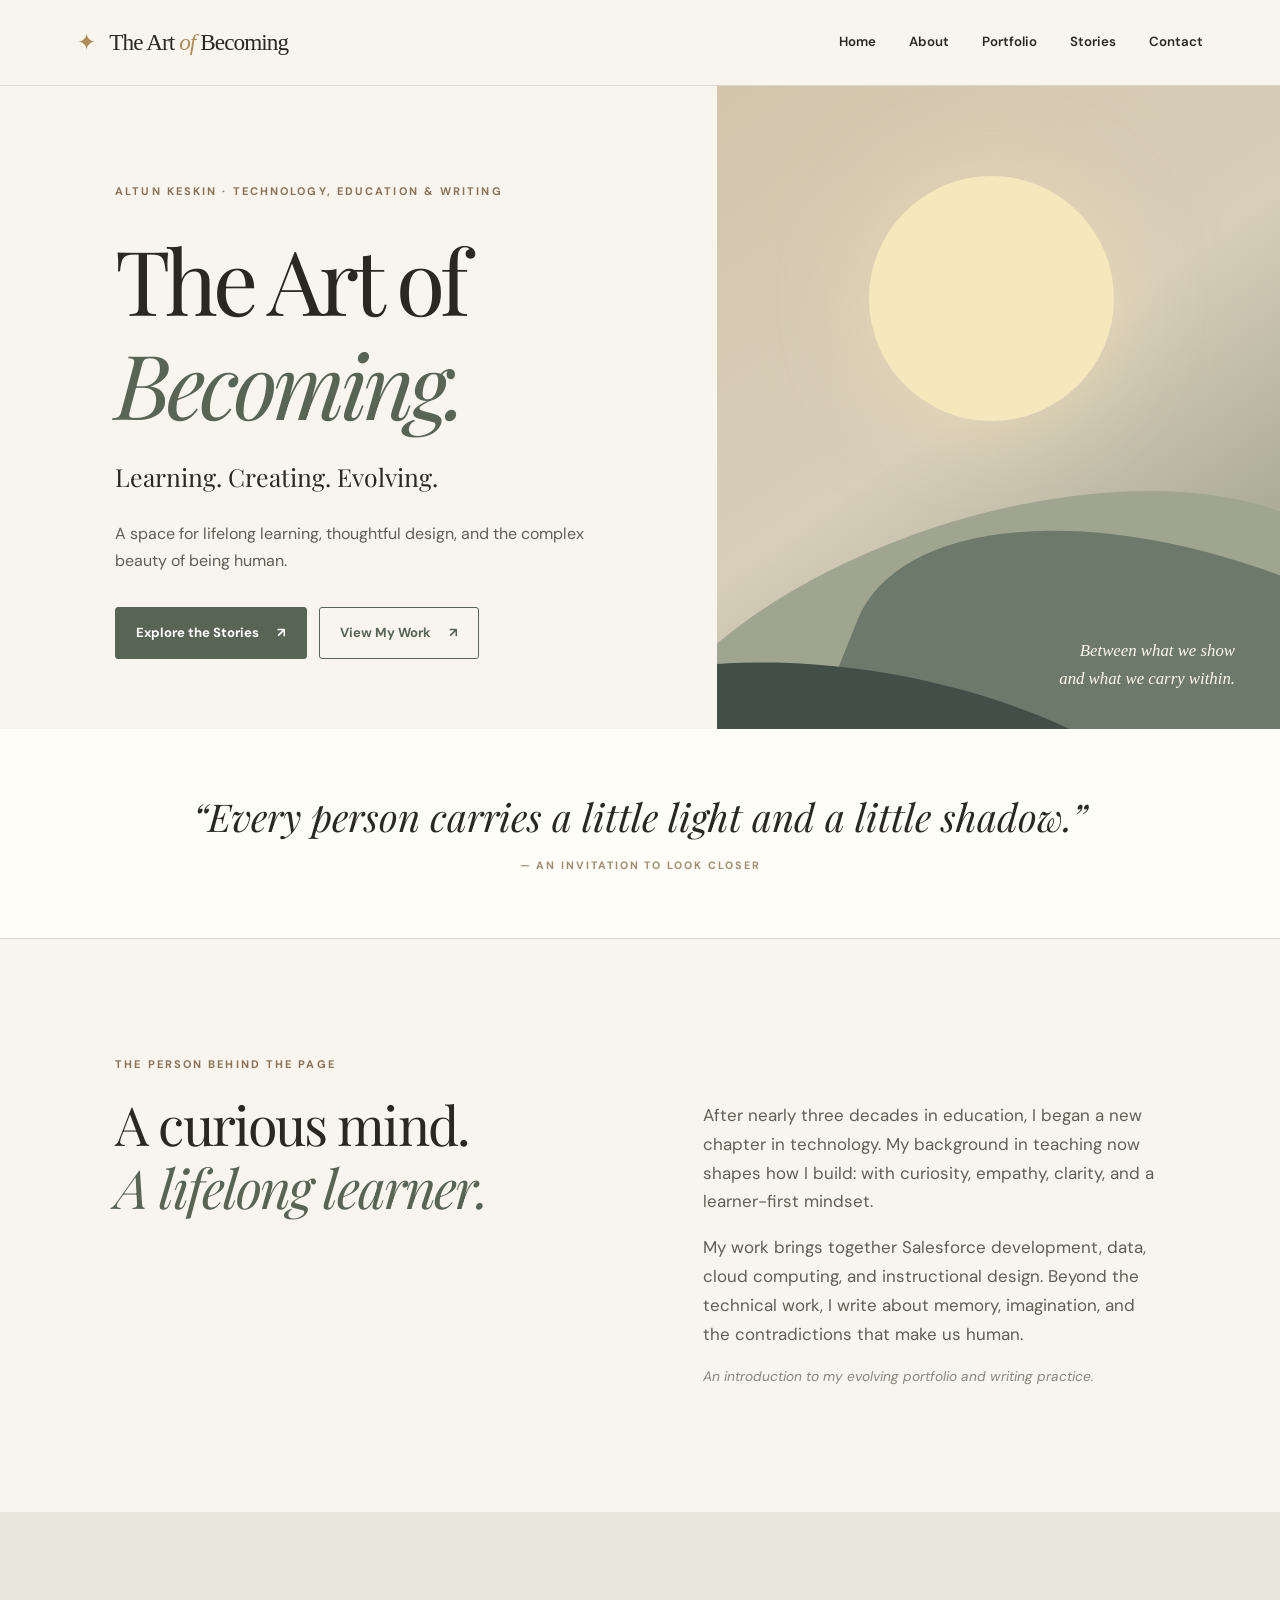
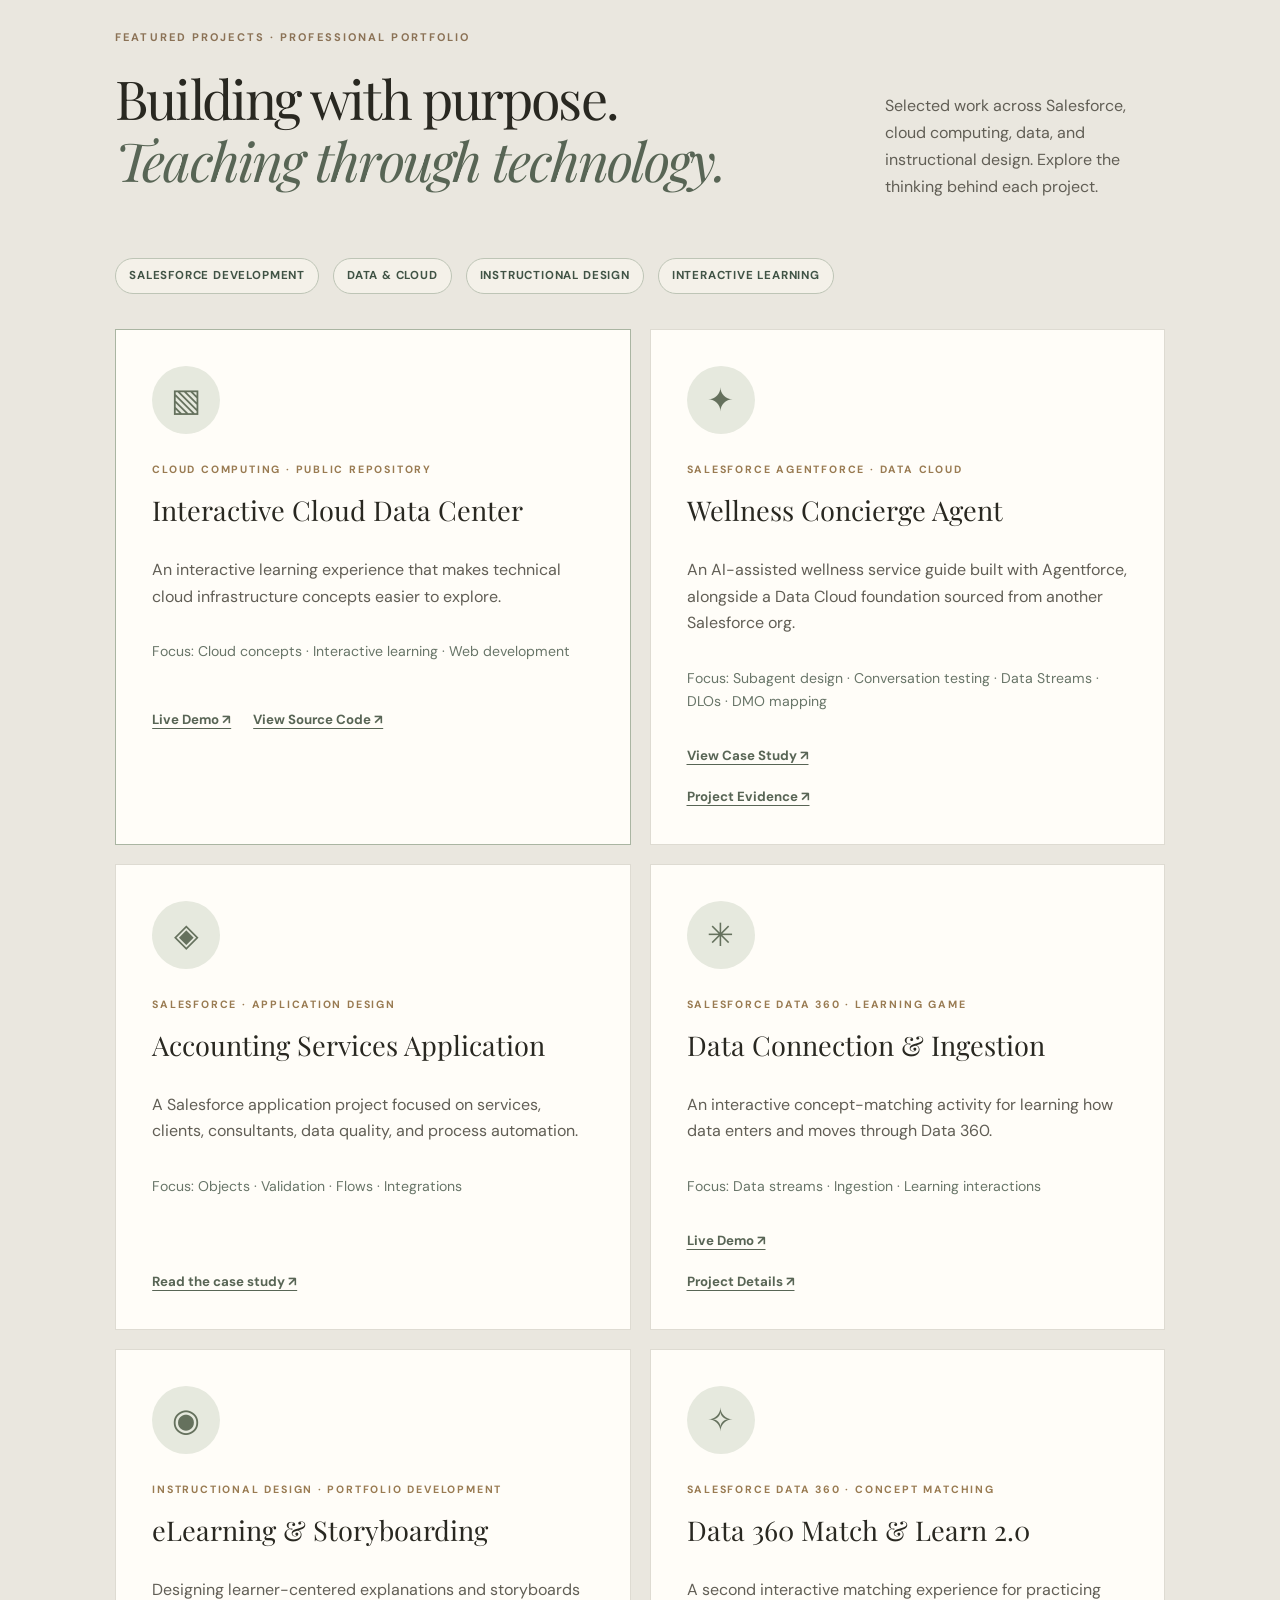
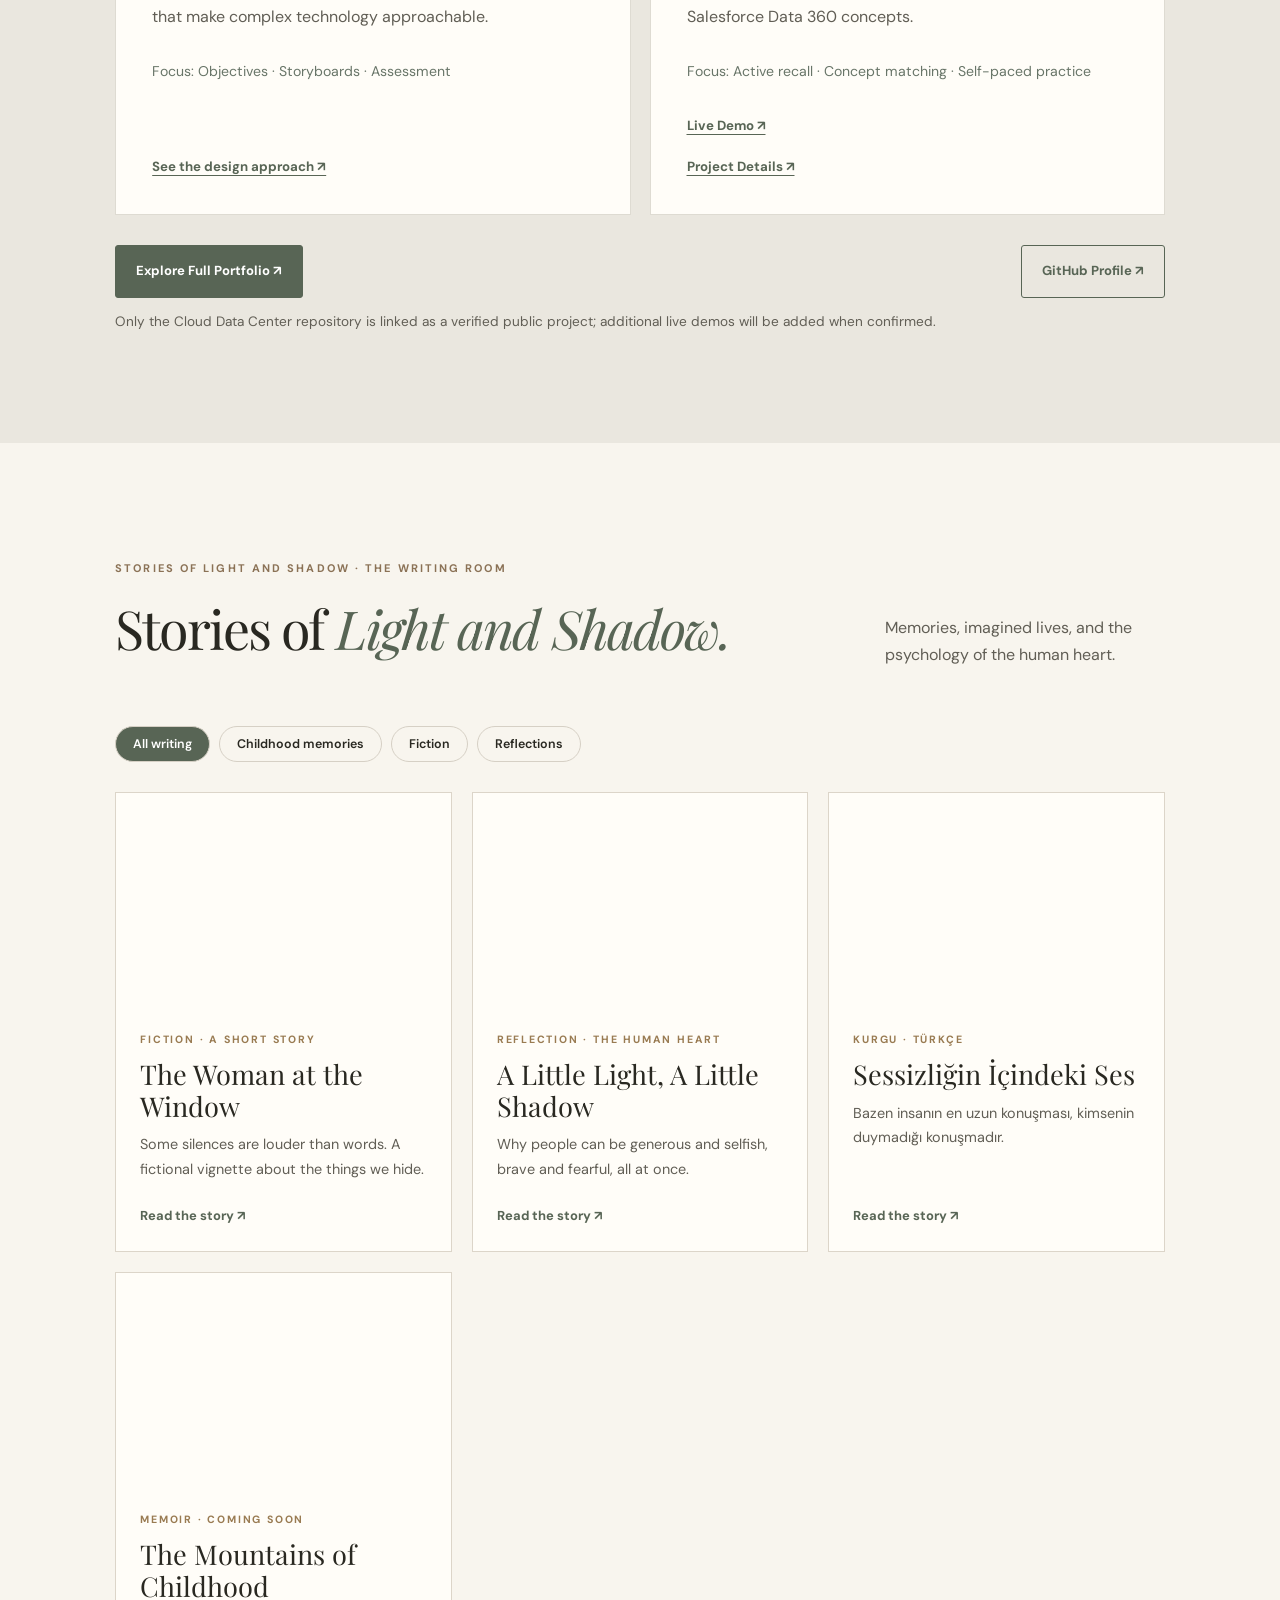
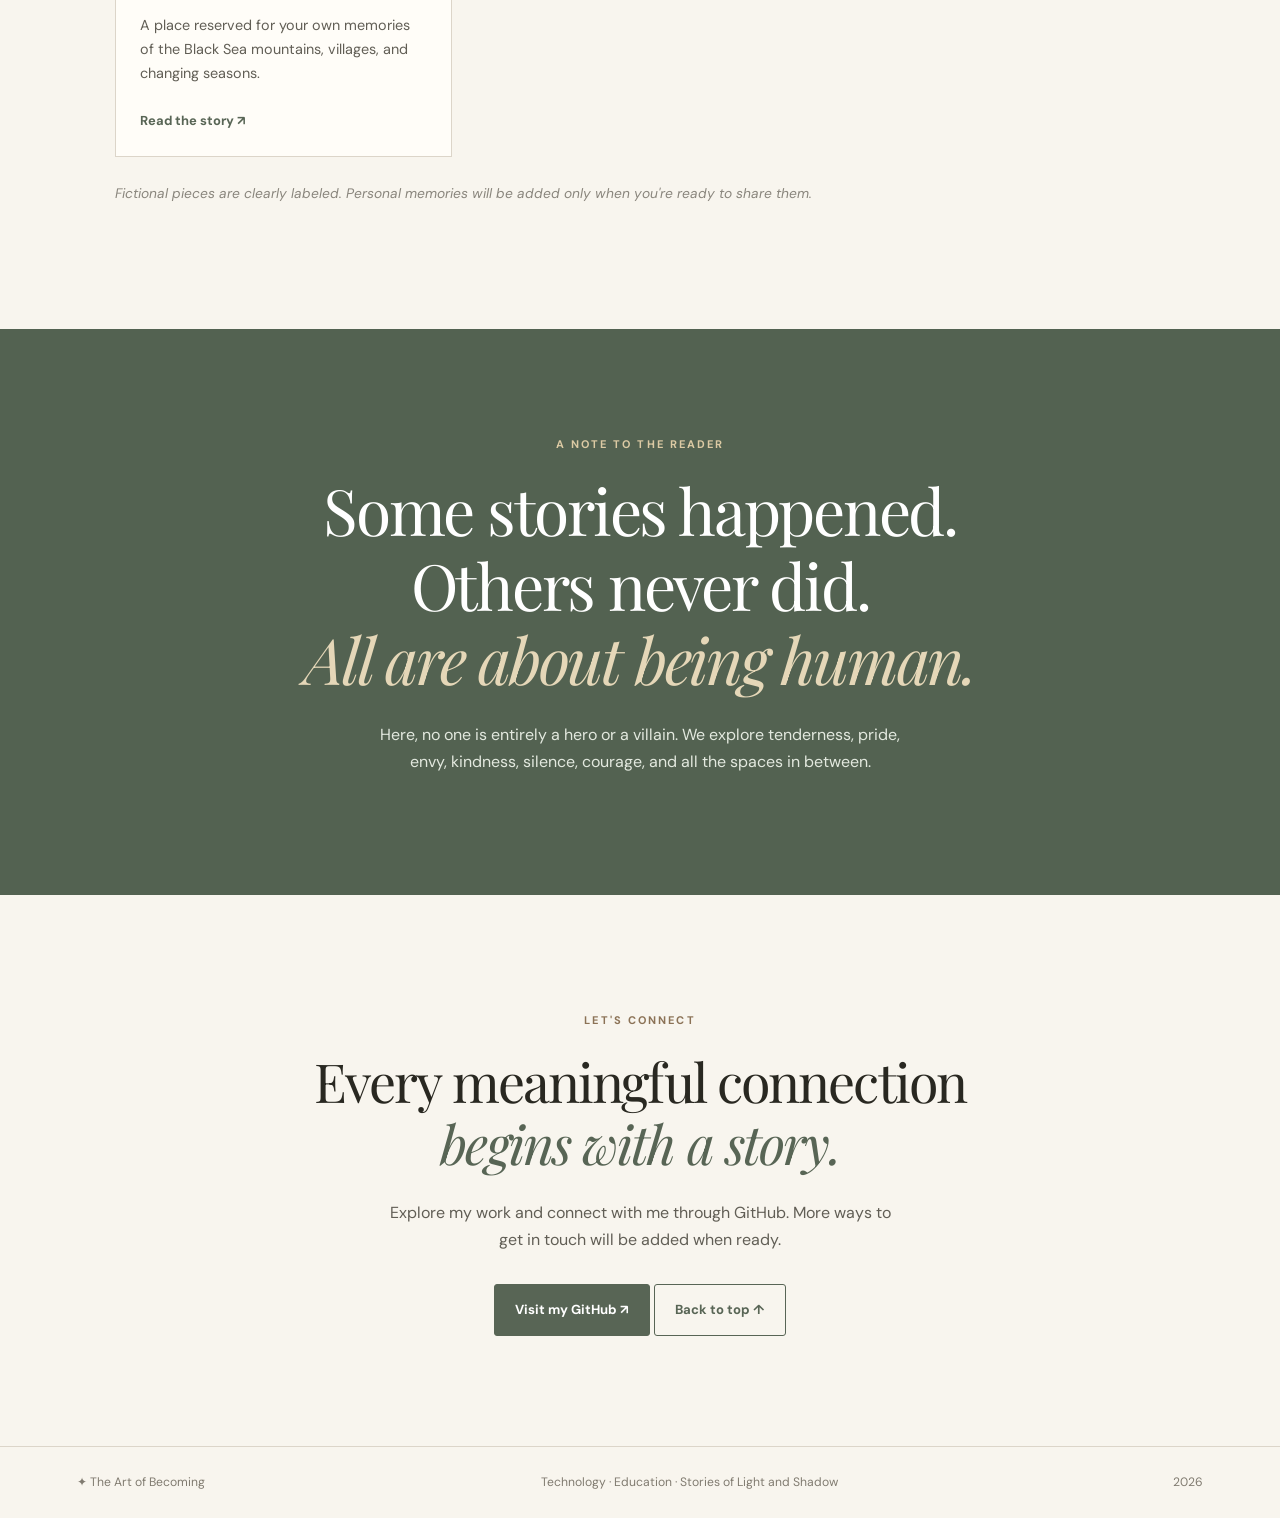
<file: index.html>
<!doctype html>
<html lang="en"><head><meta charset="utf-8"><meta name="viewport" content="width=device-width,initial-scale=1"><meta name="description" content="A personal space for technology, learning design, and stories exploring the light and shadow of being human."><title>The Art of Becoming | Altun Keskin</title><link rel="stylesheet" href="style.css?v=9"></head>
<body><header class="topbar"><a class="logo" href="#home"><span class="spark">✦</span> The Art <em>of</em> Becoming</a><button class="menu-toggle" aria-label="Toggle menu" aria-expanded="false">☰</button><nav class="nav" aria-label="Main navigation"><a href="#home">Home</a><a href="#about">About</a><a href="portfolio.html">Portfolio</a><a href="#stories">Stories</a><a href="#contact">Contact</a></nav></header>
<main><section id="home" class="hero"><div class="hero-content"><span class="eyebrow">ALTUN KESKIN · TECHNOLOGY, EDUCATION & WRITING</span><h1>The Art of<br><i>Becoming.</i></h1><p class="lead">Learning. Creating. Evolving.</p><p>A space for lifelong learning, thoughtful design, and the complex beauty of being human.</p><div class="actions"><a class="btn primary" href="#stories">Explore the Stories <span>↗</span></a><a class="btn secondary" href="#work">View My Work <span>↗</span></a></div></div><div class="hero-art"><div class="sun"></div><div class="landscape l1"></div><div class="landscape l2"></div><div class="landscape l3"></div><div class="art-caption">Between what we show<br>and what we carry within.</div></div></section>
<section class="intro-quote"><p>“Every person carries a little light and a little shadow.”</p><span>— AN INVITATION TO LOOK CLOSER</span></section>
<section id="about" class="section two-col"><div><span class="eyebrow">THE PERSON BEHIND THE PAGE</span><h2>A curious mind.<br><i>A lifelong learner.</i></h2></div><div><p>After nearly three decades in education, I began a new chapter in technology. My background in teaching now shapes how I build: with curiosity, empathy, clarity, and a learner-first mindset.</p><p>My work brings together Salesforce development, data, cloud computing, and instructional design. Beyond the technical work, I write about memory, imagination, and the contradictions that make us human.</p><p class="note">An introduction to my evolving portfolio and writing practice.</p></div></section>
<section id="work" class="section work-section">
<div class="section-heading"><div><span class="eyebrow">FEATURED PROJECTS · PROFESSIONAL PORTFOLIO</span><h2>Building with purpose.<br><i>Teaching through technology.</i></h2></div><p>Selected work across Salesforce, cloud computing, data, and instructional design. Explore the thinking behind each project.</p></div>
<div class="portfolio-focus"><span>SALESFORCE DEVELOPMENT</span><span>DATA & CLOUD</span><span>INSTRUCTIONAL DESIGN</span><span>INTERACTIVE LEARNING</span></div>
<div class="cards">
<article class="work-card featured-work"><div class="work-icon">▧</div><span class="tag">CLOUD COMPUTING · PUBLIC REPOSITORY</span><h3>Interactive Cloud Data Center</h3><p>An interactive learning experience that makes technical cloud infrastructure concepts easier to explore.</p><p class="tool-line">Focus: Cloud concepts · Interactive learning · Web development</p><div class="demo-links"><a class="project-link" href="https://orlando-houston.github.io/cloud-data-center-interactive/" target="_blank" rel="noopener noreferrer">Live Demo ↗</a><a class="project-link" href="https://github.com/Orlando-Houston/cloud-data-center-interactive" target="_blank" rel="noopener noreferrer">View Source Code ↗</a></div></article>
<article class="work-card"><div class="work-icon">✦</div><span class="tag">SALESFORCE AGENTFORCE · DATA CLOUD</span><h3>Wellness Concierge Agent</h3><p>An AI-assisted wellness service guide built with Agentforce, alongside a Data Cloud foundation sourced from another Salesforce org.</p><p class="tool-line">Focus: Subagent design · Conversation testing · Data Streams · DLOs · DMO mapping</p><a class="project-link" href="agentforce-case-study.html">View Case Study ↗</a> <a class="project-link" href="agentforce-case-study.html#evidence">Project Evidence ↗</a></article>
<article class="work-card"><div class="work-icon">◈</div><span class="tag">SALESFORCE · APPLICATION DESIGN</span><h3>Accounting Services Application</h3><p>A Salesforce application project focused on services, clients, consultants, data quality, and process automation.</p><p class="tool-line">Focus: Objects · Validation · Flows · Integrations</p><a class="project-link" href="asa-case-study.html">Read the case study ↗</a></article>
<article class="work-card"><div class="work-icon">✳</div><span class="tag">SALESFORCE DATA 360 · LEARNING GAME</span><h3>Data Connection & Ingestion</h3><p>An interactive concept-matching activity for learning how data enters and moves through Data 360.</p><p class="tool-line">Focus: Data streams · Ingestion · Learning interactions</p><a class="project-link" href="https://orlando-houston.github.io/data-cloud-mission/" target="_blank" rel="noopener noreferrer">Live Demo ↗</a> <a class="project-link" href="portfolio.html#data-360">Project Details ↗</a></article>
<article class="work-card"><div class="work-icon">◉</div><span class="tag">INSTRUCTIONAL DESIGN · PORTFOLIO DEVELOPMENT</span><h3>eLearning & Storyboarding</h3><p>Designing learner-centered explanations and storyboards that make complex technology approachable.</p><p class="tool-line">Focus: Objectives · Storyboards · Assessment</p><a class="project-link" href="portfolio.html#instructional-design">See the design approach ↗</a></article>
<article class="work-card"><div class="work-icon">✧</div><span class="tag">SALESFORCE DATA 360 · CONCEPT MATCHING</span><h3>Data 360 Match & Learn 2.0</h3><p>A second interactive matching experience for practicing Salesforce Data 360 concepts.</p><p class="tool-line">Focus: Active recall · Concept matching · Self-paced practice</p><a class="project-link" href="https://orlando-houston.github.io/data360-learning-lab/" target="_blank" rel="noopener noreferrer">Live Demo ↗</a> <a class="project-link" href="portfolio.html#data360-match">Project Details ↗</a></article>
</div>
<div class="portfolio-footer"><a href="portfolio.html" class="btn primary">Explore Full Portfolio ↗</a><a href="https://github.com/Orlando-Houston" target="_blank" rel="noopener noreferrer" class="btn secondary">GitHub Profile ↗</a><p>Only the Cloud Data Center repository is linked as a verified public project; additional live demos will be added when confirmed.</p></div>
</section>
<section id="stories" class="section stories-section"><div class="section-heading"><div><span class="eyebrow">STORIES OF LIGHT AND SHADOW · THE WRITING ROOM</span><h2>Stories of <i>Light and Shadow.</i></h2></div><p>Memories, imagined lives, and the psychology of the human heart.</p></div><div class="story-filters" aria-label="Filter stories"><button class="filter active" data-filter="all">All writing</button><button class="filter" data-filter="memory">Childhood memories</button><button class="filter" data-filter="fiction">Fiction</button><button class="filter" data-filter="reflection">Reflections</button></div><div class="story-grid" id="story-list"></div><p class="writing-note">Fictional pieces are clearly labeled. Personal memories will be added only when you're ready to share them.</p></section>
<section class="manifesto"><span class="eyebrow">A NOTE TO THE READER</span><h2>Some stories happened.<br>Others never did.<br><i>All are about being human.</i></h2><p>Here, no one is entirely a hero or a villain. We explore tenderness, pride, envy, kindness, silence, courage, and all the spaces in between.</p></section>
<section id="contact" class="section contact-section"><span class="eyebrow">LET'S CONNECT</span><h2>Every meaningful connection<br><i>begins with a story.</i></h2><p>Explore my work and connect with me through GitHub. More ways to get in touch will be added when ready.</p><a href="https://github.com/Orlando-Houston" class="btn primary" target="_blank" rel="noopener noreferrer">Visit my GitHub ↗</a> <a href="#home" class="btn secondary">Back to top ↑</a></section></main><footer><span>✦ The Art of Becoming</span><span>Technology · Education · Stories of Light and Shadow</span><span id="year"></span></footer>
<dialog id="story-dialog"><button class="close-dialog" aria-label="Close story">×</button><div class="dialog-body"></div></dialog><script src="script.js?v=5"></script></body></html>
</file>
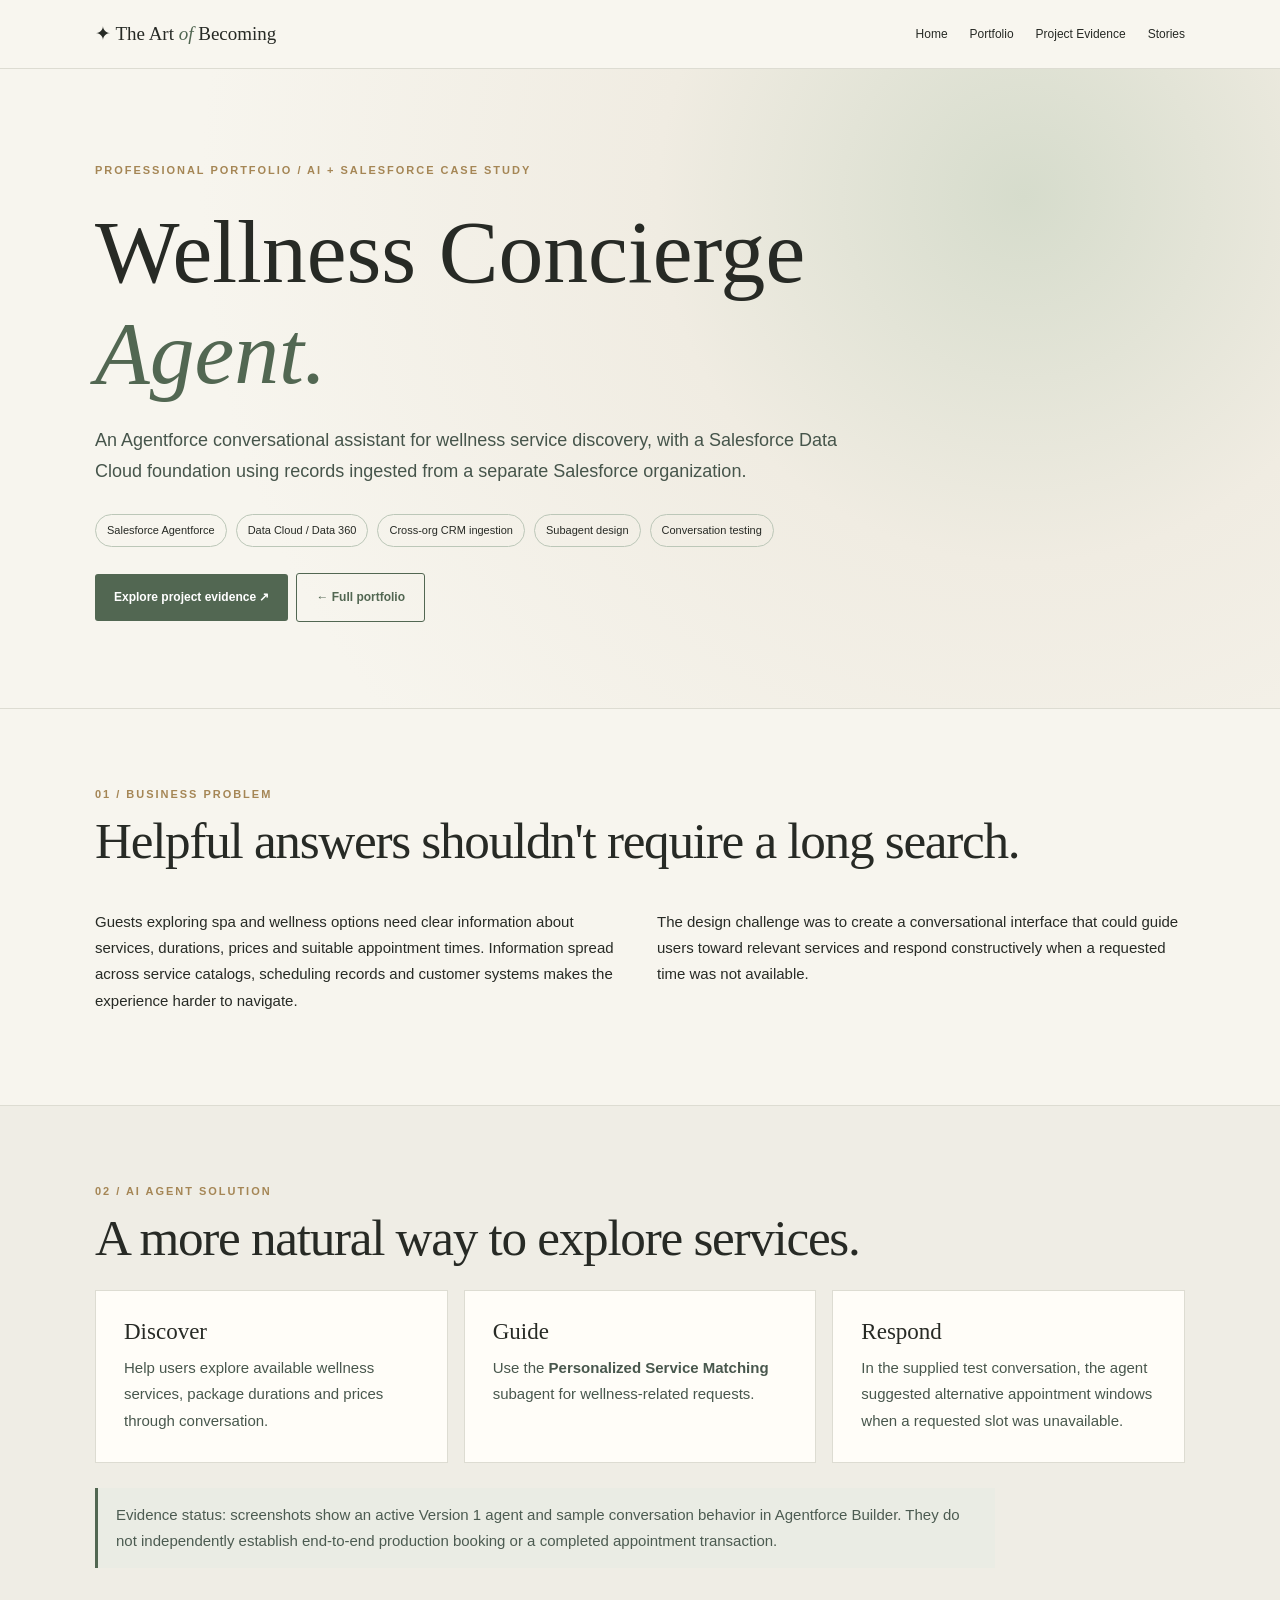
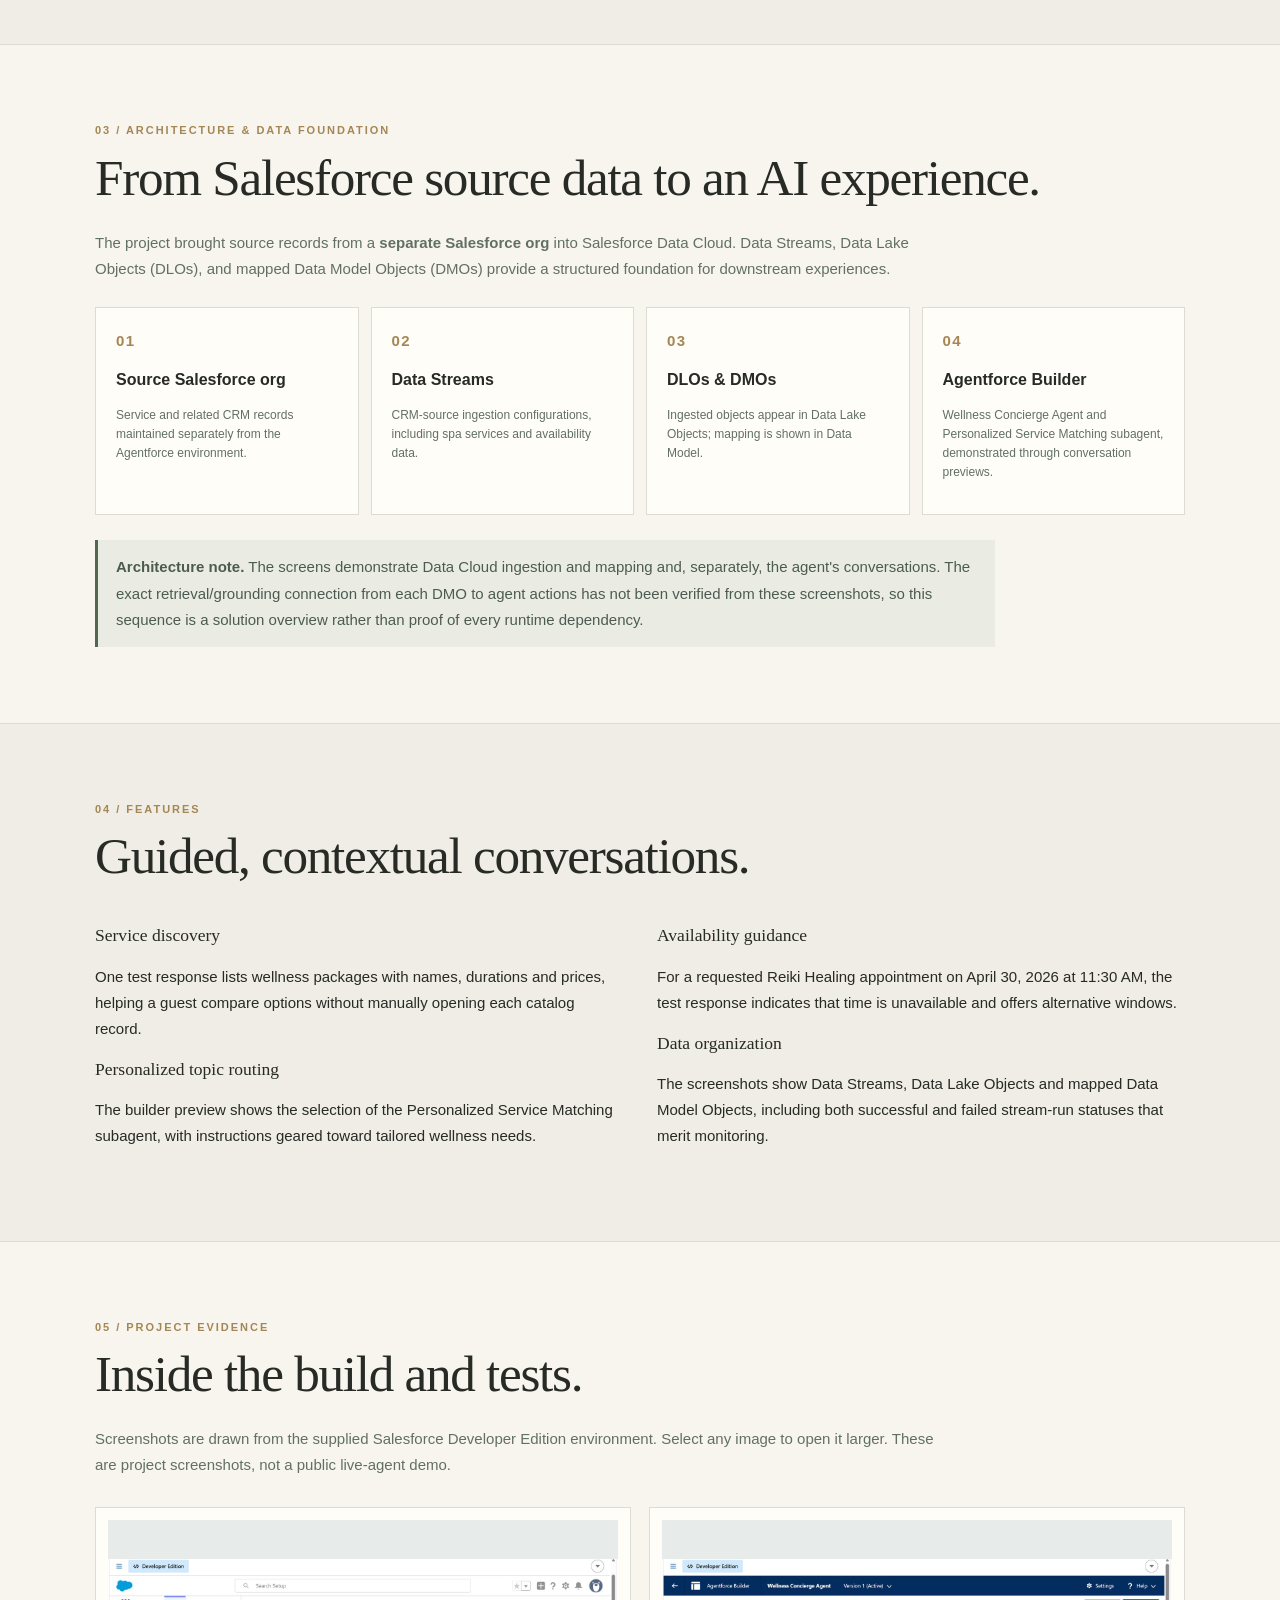
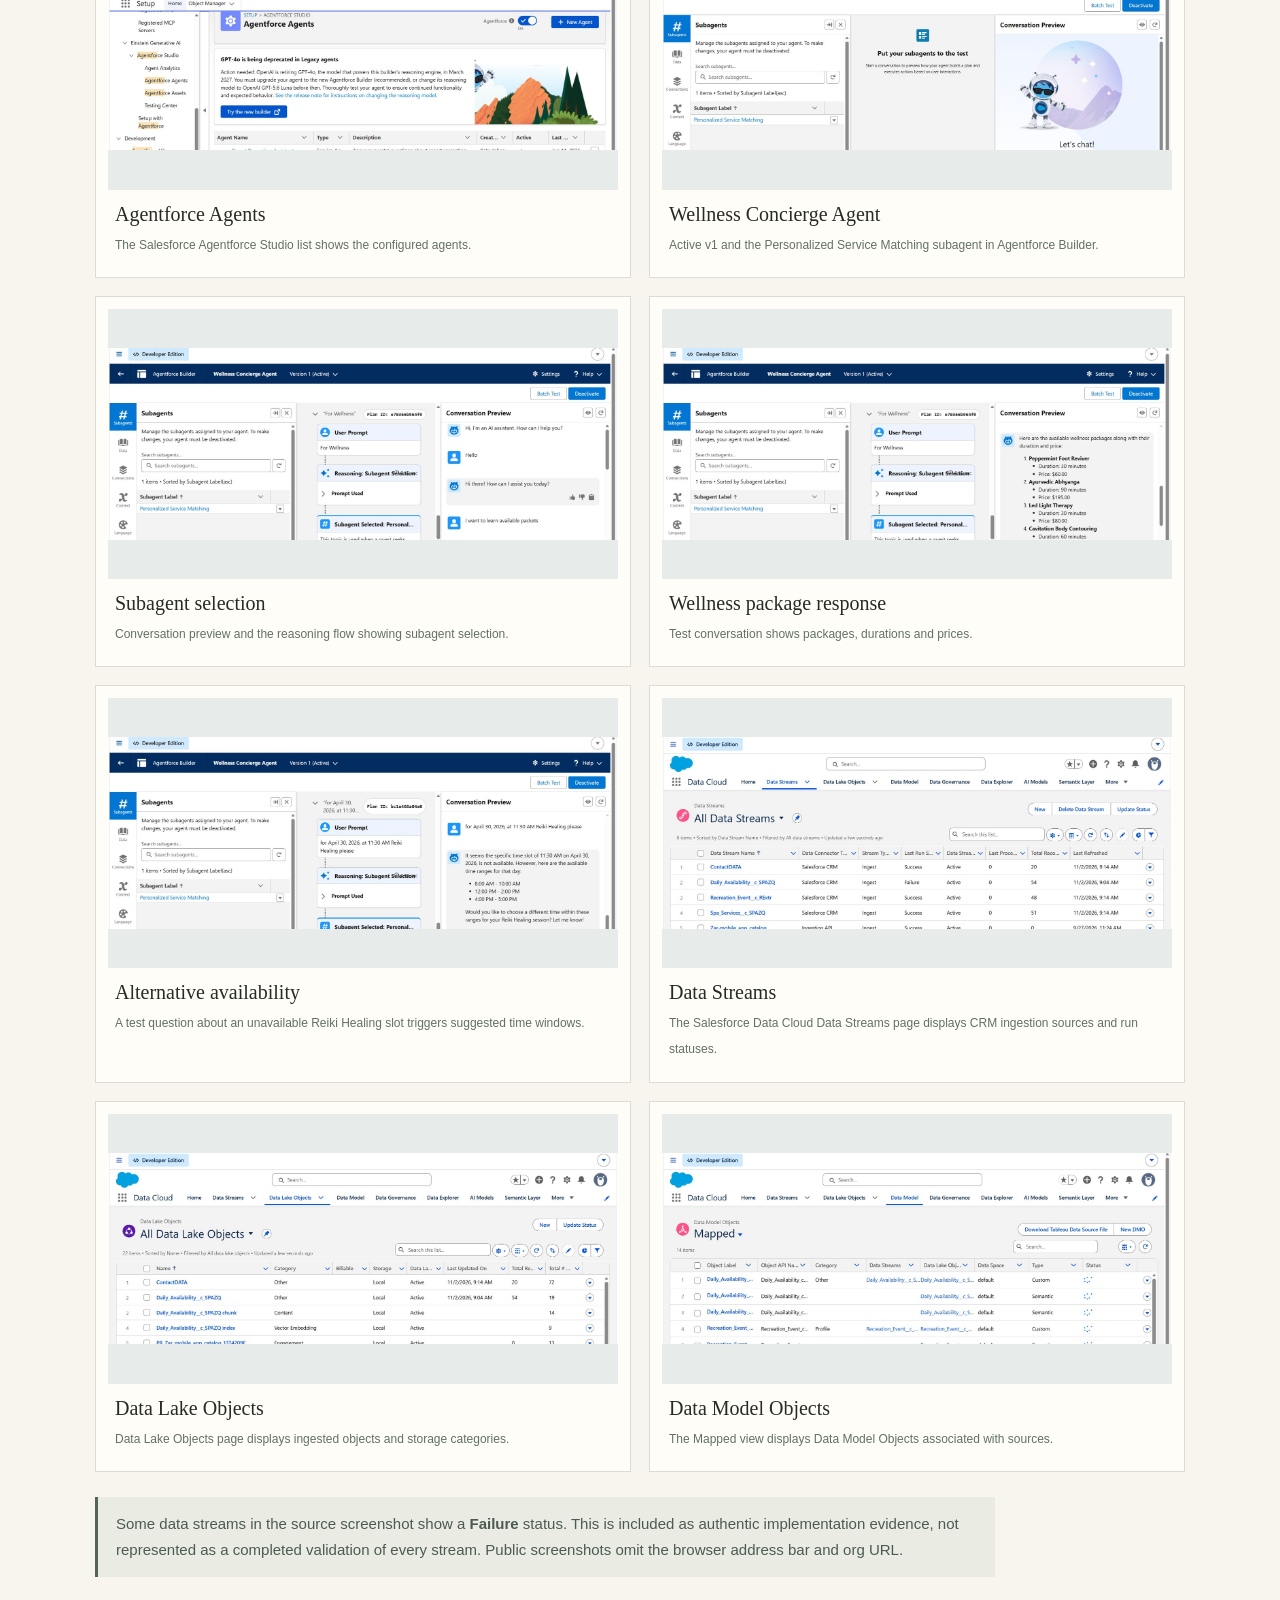
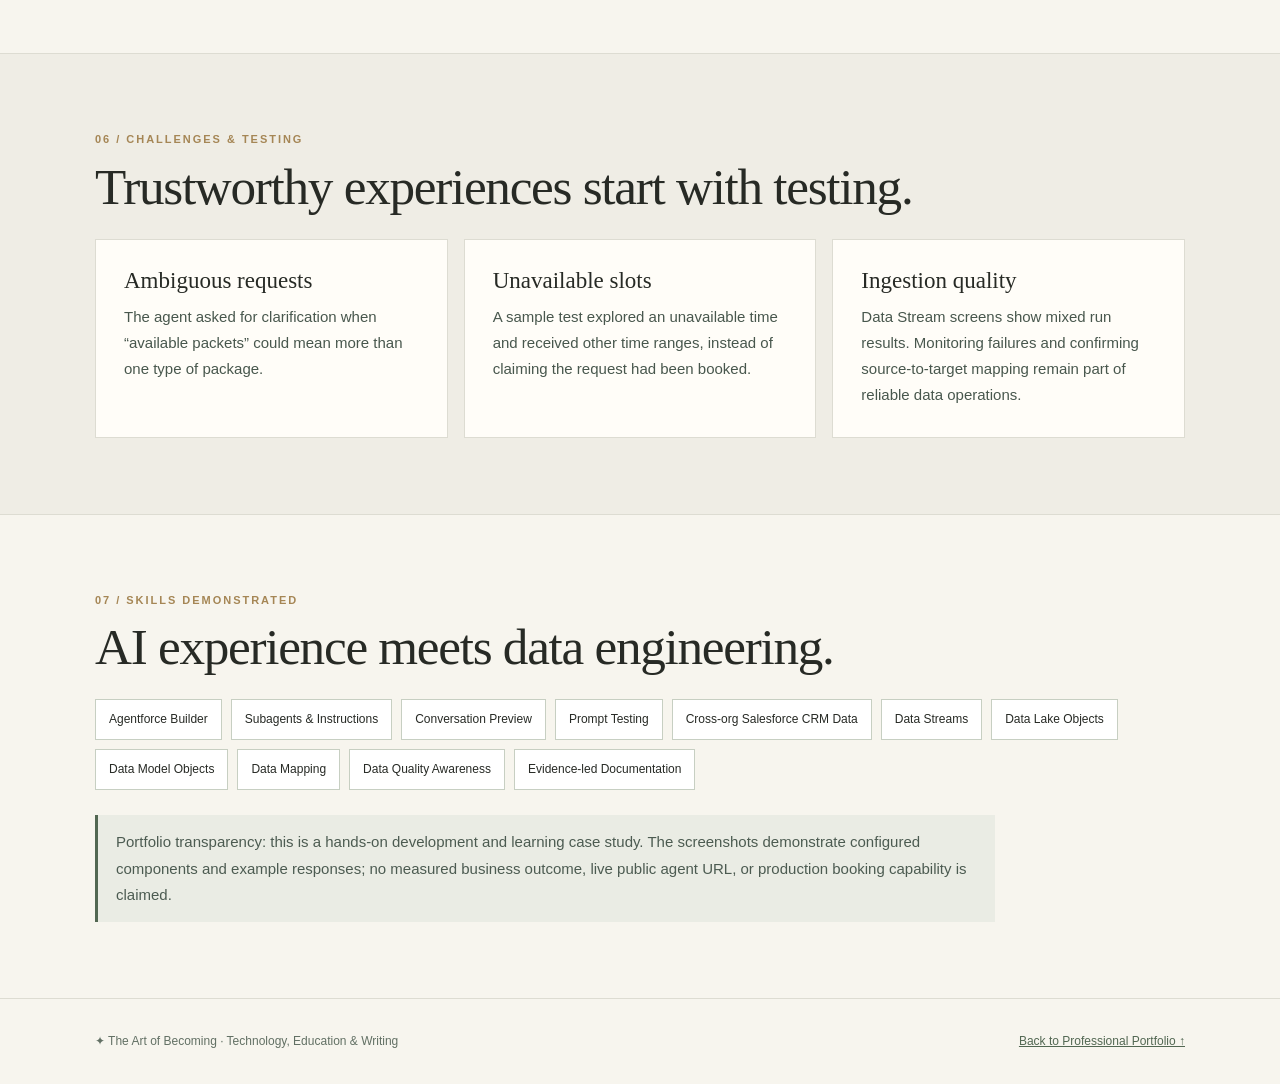
<file: agentforce-case-study.html>
<!DOCTYPE html><html lang="en"><head><meta charset="UTF-8"><meta name="viewport" content="width=device-width,initial-scale=1"><meta name="description" content="Wellness Concierge Agent: an Agentforce and Salesforce Data Cloud case study with subagent design, cross-org ingestion, data modeling, and conversation testing."><title>Wellness Concierge Agent | The Art of Becoming</title><style>
:root{--cream:#f7f5ee;--paper:#fffdf8;--ink:#272a25;--muted:#627064;--green:#526752;--sand:#ebe6da;--line:#dddcd2;--gold:#a58655}*{box-sizing:border-box}html{scroll-behavior:smooth}body{margin:0;background:var(--cream);color:var(--ink);font:15px/1.75 Arial,Helvetica,sans-serif}h1,h2,h3,.brand{font-family:Georgia,'Times New Roman',serif;font-weight:400;line-height:1.12}a{color:var(--green)}.wrap{max-width:1150px;margin:auto;padding:0 30px}.topbar{position:sticky;top:0;z-index:10;background:#f8f6efed;backdrop-filter:blur(9px);border-bottom:1px solid var(--line)}nav{display:flex;justify-content:space-between;align-items:center;min-height:68px;gap:20px}.brand{font-size:19px;text-decoration:none;color:var(--ink)}.brand em{color:var(--green)}.navlinks{display:flex;flex-wrap:wrap;gap:22px}.navlinks a{color:var(--ink);font-size:12px;text-decoration:none}.eyebrow{color:var(--gold);font-size:11px;font-weight:700;letter-spacing:.18em;text-transform:uppercase}.hero{padding:92px 0 86px;background:radial-gradient(circle at 80% 20%,#d6dccc 0,#f0ece2 32%,#f7f5ee 72%)}h1{font-size:clamp(3.2rem,7vw,6rem);max-width:900px;margin:22px 0}h1 em{color:var(--green)}.lede{max-width:750px;color:#46554b;font-size:18px}.tags{display:flex;flex-wrap:wrap;gap:9px;margin:26px 0}.tags span{font-size:11px;border:1px solid #bcc7b8;padding:6px 11px;border-radius:30px}.btn{display:inline-block;background:var(--green);color:white;text-decoration:none;font-size:12px;font-weight:700;padding:13px 19px;border-radius:3px}.btn.outline{background:transparent;color:var(--green);border:1px solid var(--green);margin-left:8px}.section{padding:76px 0;border-top:1px solid var(--line)}.section.alt{background:#efede5}.section h2{font-size:clamp(2rem,4vw,3.6rem);margin:8px 0 24px;letter-spacing:-.025em}.lead{max-width:850px;color:var(--muted)}.two{display:grid;grid-template-columns:1fr 1fr;gap:34px}.grid3{display:grid;grid-template-columns:repeat(3,minmax(0,1fr));gap:16px}.panel{background:var(--paper);border:1px solid var(--line);padding:28px}.panel h3{font-size:23px;margin:0 0 10px}.panel p{margin:0;color:#48574d}.timeline{display:grid;grid-template-columns:repeat(4,1fr);gap:12px;margin-top:25px}.step{background:#fffdf8;border:1px solid var(--line);padding:20px}.step b{display:block;color:var(--gold);letter-spacing:.1em;margin-bottom:11px}.step strong{display:block;font-size:16px}.step p{font-size:12px;line-height:1.6;color:var(--muted)}.gallery{display:grid;grid-template-columns:repeat(2,minmax(0,1fr));gap:18px;margin-top:28px}.gallery figure{margin:0;border:1px solid var(--line);background:var(--paper);padding:12px}.gallery img{width:100%;height:270px;object-fit:contain;background:#e7ecea;display:block}.gallery figcaption{padding:13px 7px 8px}.gallery figcaption strong{font:20px Georgia,serif;display:block;margin-bottom:5px}.gallery figcaption span{font-size:12px;color:var(--muted)}.note{border-left:3px solid var(--green);padding:14px 18px;background:#eaece4;max-width:900px;color:#4c5b51;margin-top:25px}.bullets{padding-left:21px}.bullets li{margin:7px 0}.skillrow{display:flex;flex-wrap:wrap;gap:9px}.skillrow span{padding:9px 13px;border:1px solid #c7cfc2;font-size:12px;background:white}footer{padding:32px 0;border-top:1px solid var(--line);font-size:12px;color:var(--muted)}@media(max-width:700px){.two,.grid3,.gallery,.timeline{grid-template-columns:1fr}.wrap{padding:0 20px}.hero,.section{padding:54px 0}.gallery img{height:230px}.navlinks{gap:11px}.brand{font-size:17px}}
</style></head><body><header class="topbar"><nav class="wrap"><a class="brand" href="index.html">✦ The Art <em>of</em> Becoming</a><div class="navlinks"><a href="index.html">Home</a><a href="portfolio.html">Portfolio</a><a href="#evidence">Project Evidence</a><a href="index.html#stories">Stories</a></div></nav></header>
<main><section class="hero"><div class="wrap"><div class="eyebrow">Professional portfolio / AI + Salesforce case study</div><h1>Wellness Concierge <em>Agent.</em></h1><p class="lede">An Agentforce conversational assistant for wellness service discovery, with a Salesforce Data Cloud foundation using records ingested from a separate Salesforce organization.</p><div class="tags"><span>Salesforce Agentforce</span><span>Data Cloud / Data 360</span><span>Cross-org CRM ingestion</span><span>Subagent design</span><span>Conversation testing</span></div><a class="btn" href="#evidence">Explore project evidence ↗</a><a class="btn outline" href="portfolio.html">← Full portfolio</a></div></section>
<section class="section"><div class="wrap"><div class="eyebrow">01 / Business Problem</div><h2>Helpful answers shouldn't require a long search.</h2><div class="two"><p>Guests exploring spa and wellness options need clear information about services, durations, prices and suitable appointment times. Information spread across service catalogs, scheduling records and customer systems makes the experience harder to navigate.</p><p>The design challenge was to create a conversational interface that could guide users toward relevant services and respond constructively when a requested time was not available.</p></div></div></section>
<section class="section alt"><div class="wrap"><div class="eyebrow">02 / AI Agent Solution</div><h2>A more natural way to explore services.</h2><div class="grid3"><article class="panel"><h3>Discover</h3><p>Help users explore available wellness services, package durations and prices through conversation.</p></article><article class="panel"><h3>Guide</h3><p>Use the <strong>Personalized Service Matching</strong> subagent for wellness-related requests.</p></article><article class="panel"><h3>Respond</h3><p>In the supplied test conversation, the agent suggested alternative appointment windows when a requested slot was unavailable.</p></article></div><div class="note">Evidence status: screenshots show an active Version 1 agent and sample conversation behavior in Agentforce Builder. They do not independently establish end-to-end production booking or a completed appointment transaction.</div></div></section>
<section class="section"><div class="wrap"><div class="eyebrow">03 / Architecture & Data Foundation</div><h2>From Salesforce source data to an AI experience.</h2><p class="lead">The project brought source records from a <strong>separate Salesforce org</strong> into Salesforce Data Cloud. Data Streams, Data Lake Objects (DLOs), and mapped Data Model Objects (DMOs) provide a structured foundation for downstream experiences.</p><div class="timeline"><div class="step"><b>01</b><strong>Source Salesforce org</strong><p>Service and related CRM records maintained separately from the Agentforce environment.</p></div><div class="step"><b>02</b><strong>Data Streams</strong><p>CRM-source ingestion configurations, including spa services and availability data.</p></div><div class="step"><b>03</b><strong>DLOs & DMOs</strong><p>Ingested objects appear in Data Lake Objects; mapping is shown in Data Model.</p></div><div class="step"><b>04</b><strong>Agentforce Builder</strong><p>Wellness Concierge Agent and Personalized Service Matching subagent, demonstrated through conversation previews.</p></div></div><div class="note"><strong>Architecture note.</strong> The screens demonstrate Data Cloud ingestion and mapping and, separately, the agent's conversations. The exact retrieval/grounding connection from each DMO to agent actions has not been verified from these screenshots, so this sequence is a solution overview rather than proof of every runtime dependency.</div></div></section>
<section class="section alt"><div class="wrap"><div class="eyebrow">04 / Features</div><h2>Guided, contextual conversations.</h2><div class="two"><div><h3>Service discovery</h3><p>One test response lists wellness packages with names, durations and prices, helping a guest compare options without manually opening each catalog record.</p><h3>Personalized topic routing</h3><p>The builder preview shows the selection of the Personalized Service Matching subagent, with instructions geared toward tailored wellness needs.</p></div><div><h3>Availability guidance</h3><p>For a requested Reiki Healing appointment on April 30, 2026 at 11:30 AM, the test response indicates that time is unavailable and offers alternative windows.</p><h3>Data organization</h3><p>The screenshots show Data Streams, Data Lake Objects and mapped Data Model Objects, including both successful and failed stream-run statuses that merit monitoring.</p></div></div></div></section>
<section class="section" id="evidence"><div class="wrap"><div class="eyebrow">05 / Project Evidence</div><h2>Inside the build and tests.</h2><p class="lead">Screenshots are drawn from the supplied Salesforce Developer Edition environment. Select any image to open it larger. These are project screenshots, not a public live-agent demo.</p><div class="gallery"><figure><a href="agent-171517.jpg" target="_blank" rel="noopener noreferrer"><img loading="lazy" src="agent-171517.jpg" alt="Agentforce Agents screenshot"></a><figcaption><strong>Agentforce Agents</strong><span>The Salesforce Agentforce Studio list shows the configured agents.</span></figcaption></figure>
<figure><a href="agent-171553.jpg" target="_blank" rel="noopener noreferrer"><img loading="lazy" src="agent-171553.jpg" alt="Wellness Concierge Agent screenshot"></a><figcaption><strong>Wellness Concierge Agent</strong><span>Active v1 and the Personalized Service Matching subagent in Agentforce Builder.</span></figcaption></figure>
<figure><a href="agent-171729.jpg" target="_blank" rel="noopener noreferrer"><img loading="lazy" src="agent-171729.jpg" alt="Subagent selection screenshot"></a><figcaption><strong>Subagent selection</strong><span>Conversation preview and the reasoning flow showing subagent selection.</span></figcaption></figure>
<figure><a href="agent-171801.jpg" target="_blank" rel="noopener noreferrer"><img loading="lazy" src="agent-171801.jpg" alt="Wellness package response screenshot"></a><figcaption><strong>Wellness package response</strong><span>Test conversation shows packages, durations and prices.</span></figcaption></figure>
<figure><a href="agent-171902.jpg" target="_blank" rel="noopener noreferrer"><img loading="lazy" src="agent-171902.jpg" alt="Alternative availability screenshot"></a><figcaption><strong>Alternative availability</strong><span>A test question about an unavailable Reiki Healing slot triggers suggested time windows.</span></figcaption></figure>
<figure><a href="agent-171956.jpg" target="_blank" rel="noopener noreferrer"><img loading="lazy" src="agent-171956.jpg" alt="Data Streams screenshot"></a><figcaption><strong>Data Streams</strong><span>The Salesforce Data Cloud Data Streams page displays CRM ingestion sources and run statuses.</span></figcaption></figure>
<figure><a href="agent-172019.jpg" target="_blank" rel="noopener noreferrer"><img loading="lazy" src="agent-172019.jpg" alt="Data Lake Objects screenshot"></a><figcaption><strong>Data Lake Objects</strong><span>Data Lake Objects page displays ingested objects and storage categories.</span></figcaption></figure>
<figure><a href="agent-172037.jpg" target="_blank" rel="noopener noreferrer"><img loading="lazy" src="agent-172037.jpg" alt="Data Model Objects screenshot"></a><figcaption><strong>Data Model Objects</strong><span>The Mapped view displays Data Model Objects associated with sources.</span></figcaption></figure></div><div class="note">Some data streams in the source screenshot show a <strong>Failure</strong> status. This is included as authentic implementation evidence, not represented as a completed validation of every stream. Public screenshots omit the browser address bar and org URL.</div></div></section>
<section class="section alt"><div class="wrap"><div class="eyebrow">06 / Challenges & Testing</div><h2>Trustworthy experiences start with testing.</h2><div class="grid3"><div class="panel"><h3>Ambiguous requests</h3><p>The agent asked for clarification when “available packets” could mean more than one type of package.</p></div><div class="panel"><h3>Unavailable slots</h3><p>A sample test explored an unavailable time and received other time ranges, instead of claiming the request had been booked.</p></div><div class="panel"><h3>Ingestion quality</h3><p>Data Stream screens show mixed run results. Monitoring failures and confirming source-to-target mapping remain part of reliable data operations.</p></div></div></div></section>
<section class="section"><div class="wrap"><div class="eyebrow">07 / Skills Demonstrated</div><h2>AI experience meets data engineering.</h2><div class="skillrow"><span>Agentforce Builder</span><span>Subagents & Instructions</span><span>Conversation Preview</span><span>Prompt Testing</span><span>Cross-org Salesforce CRM Data</span><span>Data Streams</span><span>Data Lake Objects</span><span>Data Model Objects</span><span>Data Mapping</span><span>Data Quality Awareness</span><span>Evidence-led Documentation</span></div><div class="note">Portfolio transparency: this is a hands-on development and learning case study. The screenshots demonstrate configured components and example responses; no measured business outcome, live public agent URL, or production booking capability is claimed.</div></div></section></main><footer><div class="wrap">✦ The Art of Becoming · Technology, Education & Writing <span style="float:right"><a href="portfolio.html">Back to Professional Portfolio ↑</a></span></div></footer></body></html>
</file>
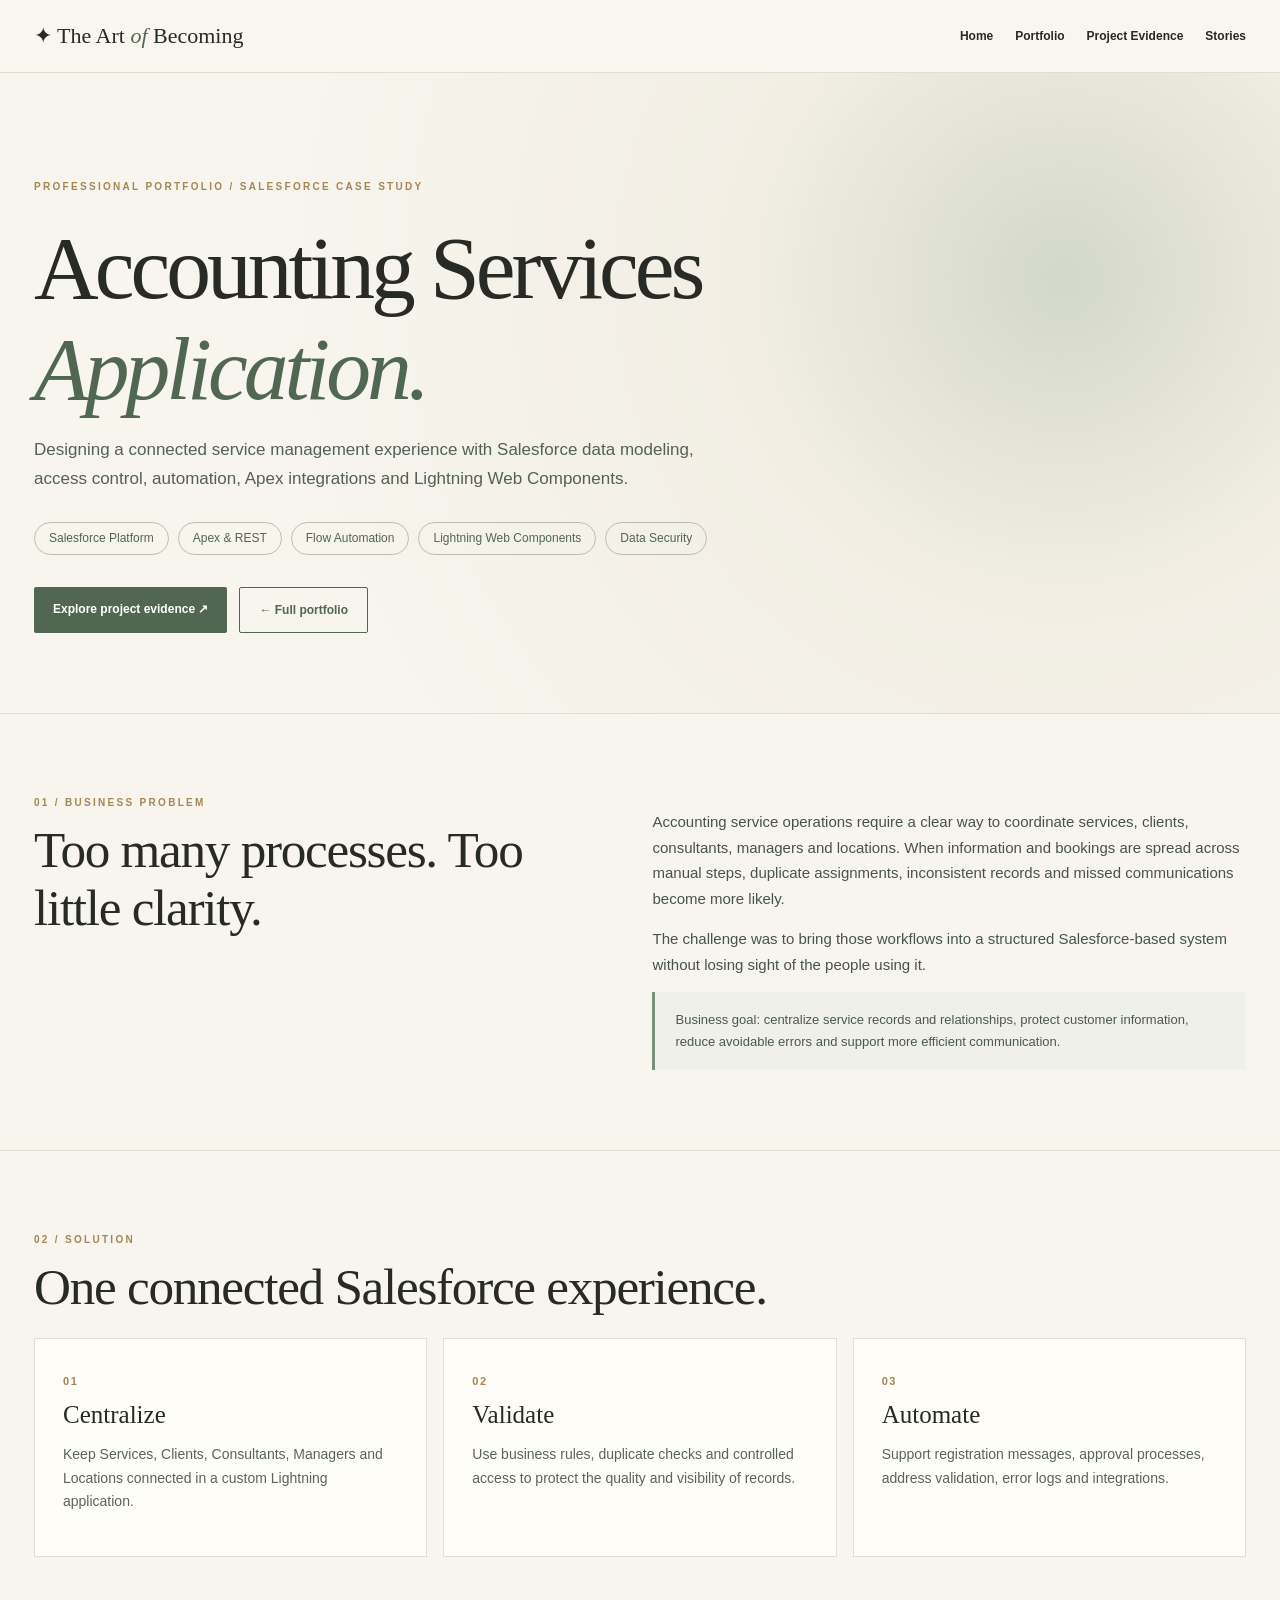
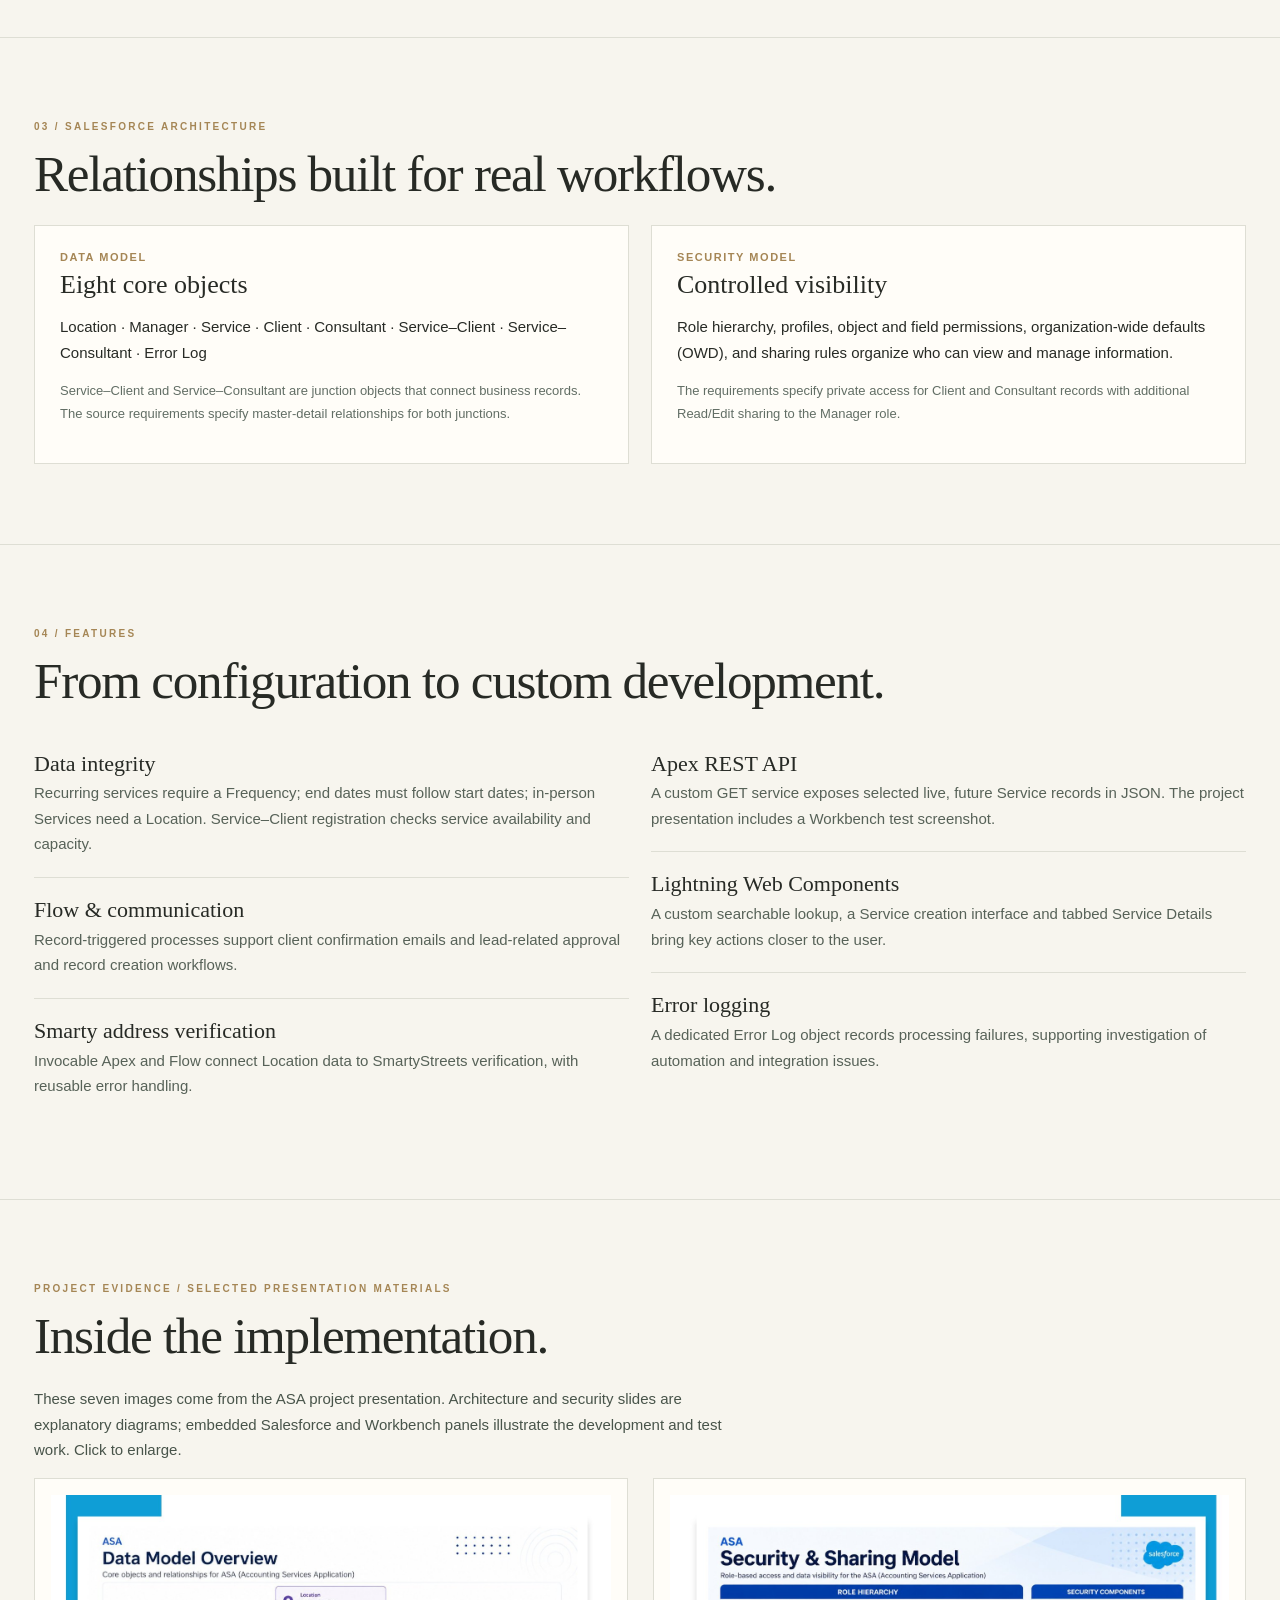
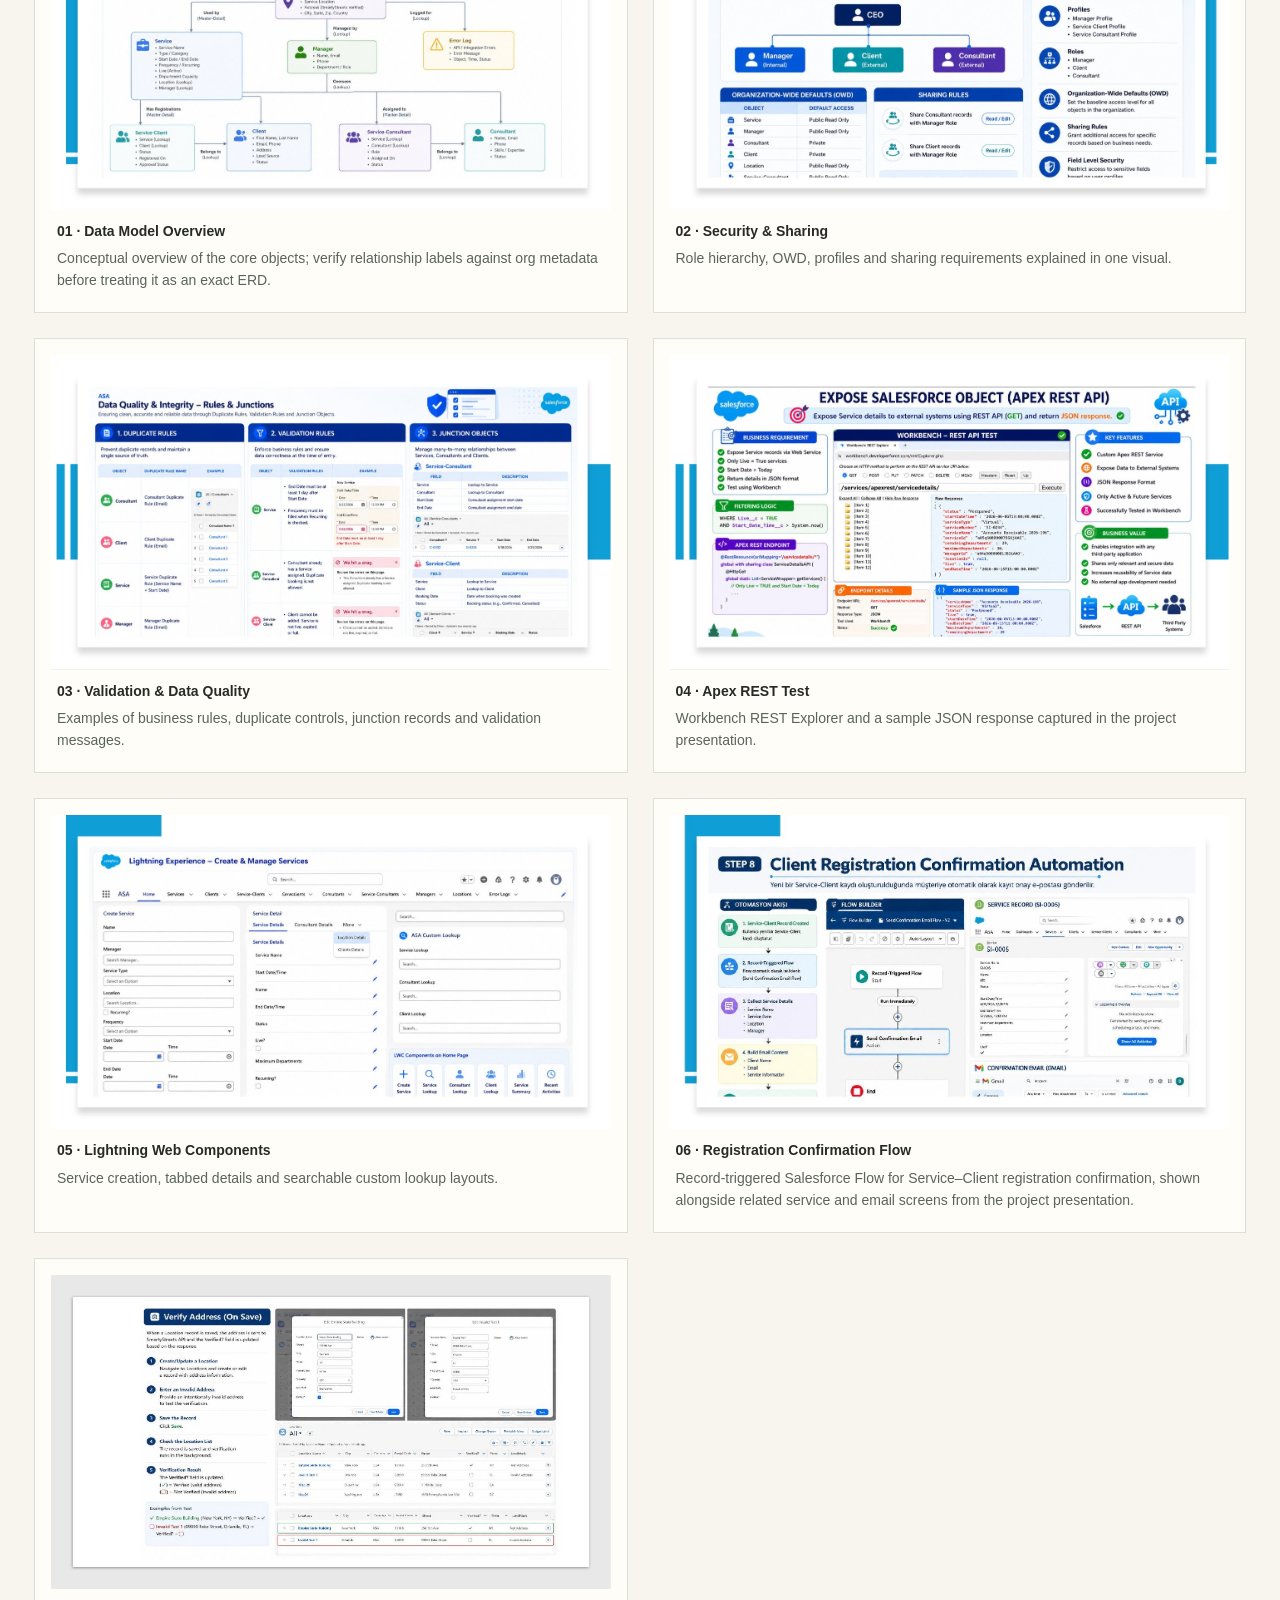
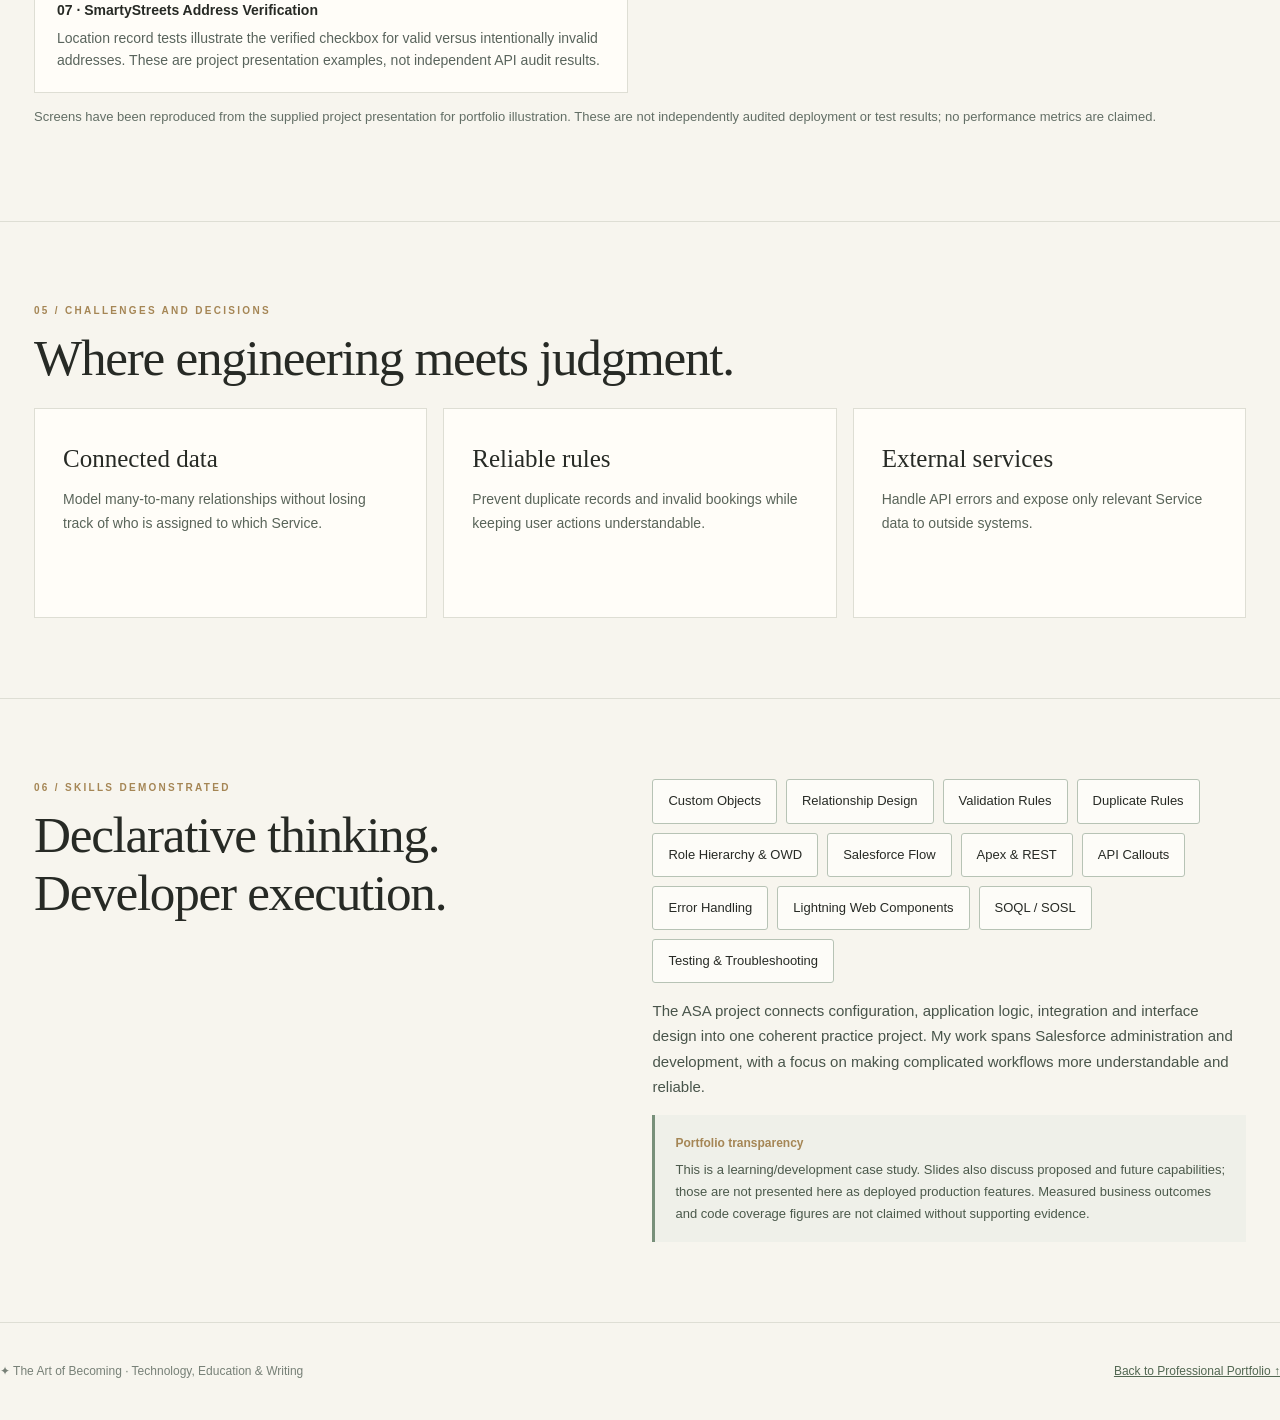
<file: asa-case-study.html>
<!doctype html><html lang="en"><head><meta charset="utf-8"><meta name="viewport" content="width=device-width,initial-scale=1"><meta name="description" content="Accounting Services Application: a Salesforce case study of service operations, data architecture, automation, Apex REST, and LWC."><title>Salesforce ASA Case Study | The Art of Becoming</title><style>
:root{--cream:#f7f5ee;--paper:#fffdf8;--ink:#272a25;--muted:#626e65;--green:#526752;--sand:#eae6dc;--line:#deded4;--gold:#a58655}*{box-sizing:border-box}html{scroll-behavior:smooth}body{margin:0;background:var(--cream);color:var(--ink);font-family:Arial,Helvetica,sans-serif;line-height:1.7;font-size:15px}h1,h2,h3,.brand,.serif{font-family:Georgia,'Times New Roman',serif;font-weight:400;line-height:1.13}a{color:var(--green)}.wrap{max-width:1350px;margin:auto;padding:0 34px}.topbar{position:sticky;top:0;z-index:10;background:#f8f6efed;backdrop-filter:blur(12px);border-bottom:1px solid var(--line)}nav{display:flex;align-items:center;justify-content:space-between;min-height:72px;gap:22px}.brand{font-size:22px;color:var(--ink);text-decoration:none;white-space:nowrap}.brand em{color:var(--green)}.navlinks{display:flex;gap:22px;flex-wrap:wrap}.navlinks a{text-decoration:none;color:var(--ink);font-size:12px;font-weight:700}.eyebrow{color:var(--gold);text-transform:uppercase;letter-spacing:.23em;font-size:10px;font-weight:700}.hero{padding:105px 0 80px;background:radial-gradient(circle at 83% 32%,#d3d8c8 0,#f2eee4 28%,#f7f5ee 70%);border-bottom:1px solid var(--line)}h1{font-size:clamp(3rem,7vw,6.3rem);letter-spacing:-.045em;margin:22px 0 16px;max-width:870px}.hero h1 em{color:var(--green);font-weight:400}.lede{font-size:17px;max-width:685px;color:#536156}.chips{display:flex;gap:9px;flex-wrap:wrap;margin-top:28px}.chip{border:1px solid #b4c0b0;border-radius:100px;padding:5px 14px;font-size:12px;color:var(--green)}.actions{margin-top:32px;display:flex;flex-wrap:wrap;gap:12px}.btn{display:inline-block;padding:12px 19px;background:var(--green);color:#fff;text-decoration:none;border-radius:2px;font-size:12px;font-weight:700}.btn.ghost{background:transparent;color:var(--green);border:1px solid var(--green)}section{padding:80px 0;border-bottom:1px solid var(--line)}section h2{font-size:clamp(2rem,4vw,3.3rem);letter-spacing:-.025em;margin:10px 0 22px}.intro-grid{display:grid;grid-template-columns:1fr 1.15fr;gap:8vw}.prose{max-width:700px;color:#48544a}.note{background:#eff0e9;border-left:3px solid #78907a;padding:17px 20px;color:#4b594b;font-size:13px}.grid{display:grid;grid-template-columns:repeat(3,1fr);gap:16px}.card{background:var(--paper);border:1px solid var(--line);padding:28px;min-height:210px}.card h3{font-size:25px;margin:8px 0 12px}.card p{font-size:14px;color:#596459}.n{font:700 11px Arial;color:var(--gold);letter-spacing:.14em}.stack{display:grid;grid-template-columns:1fr 1fr;gap:22px}.panel{border:1px solid var(--line);padding:25px;background:var(--paper)}.panel h3{font-size:26px;margin:7px 0}.small{color:var(--muted);font-size:13px}.feature{padding:20px 0;border-bottom:1px solid var(--line)}.feature:last-child{border:0}.feature h3{font-size:22px;margin:0 0 4px}.feature p{margin:0;color:#576258}.gallery{display:grid;grid-template-columns:repeat(2,minmax(0,1fr));gap:25px}.gallery .figure{padding:16px}.gallery .figure img{aspect-ratio:16/9;object-fit:contain}.gallery .figure figcaption{font-size:14px;line-height:1.6}.figure{background:var(--paper);border:1px solid var(--line);padding:12px;margin:0}.figure img{width:100%;display:block;cursor:zoom-in;aspect-ratio:16/9;object-fit:contain;background:#f0f2f4}.figure figcaption{padding:10px 6px 4px;font-size:13px;color:#59645c}.figure strong{display:block;color:var(--ink);margin-bottom:5px}.flow{display:flex;gap:9px;flex-wrap:wrap}.flow span{border:1px solid #b7c3b5;background:#fdfcf8;padding:10px 15px;border-radius:3px;font-size:13px}.status{font-size:12px;color:var(--gold);font-weight:700}.footer{padding:38px 0;color:#778077;display:flex;justify-content:space-between;gap:15px;font-size:12px}.lightbox{border:0;max-width:95vw;max-height:95vh;padding:12px;background:#faf9f3}.lightbox img{max-width:90vw;max-height:85vh;display:block}.lightbox button{float:right;background:var(--green);border:0;color:white;padding:8px 12px;cursor:pointer}button:focus-visible,a:focus-visible,img:focus-visible{outline:3px solid #c29c56;outline-offset:3px}@media(max-width:750px){.wrap{padding:0 20px}.intro-grid,.stack,.grid,.gallery{grid-template-columns:1fr}.hero{padding:70px 0}section{padding:54px 0}.navlinks{gap:12px}.brand{font-size:18px}.topbar nav{align-items:flex-start;padding:15px 0;flex-direction:column}.footer{flex-direction:column}}
</style></head><body><header class="topbar"><nav class="wrap"><a class="brand" href="index.html">✦ The Art <em>of</em> Becoming</a><div class="navlinks"><a href="index.html">Home</a><a href="portfolio.html">Portfolio</a><a href="#evidence">Project Evidence</a><a href="index.html#stories">Stories</a></div></nav></header>
<main><div class="hero"><div class="wrap"><div class="eyebrow">Professional portfolio / Salesforce case study</div><h1>Accounting Services <em>Application.</em></h1><p class="lede">Designing a connected service management experience with Salesforce data modeling, access control, automation, Apex integrations and Lightning Web Components.</p><div class="chips"><span class="chip">Salesforce Platform</span><span class="chip">Apex & REST</span><span class="chip">Flow Automation</span><span class="chip">Lightning Web Components</span><span class="chip">Data Security</span></div><div class="actions"><a class="btn" href="#evidence">Explore project evidence ↗</a><a class="btn ghost" href="portfolio.html">← Full portfolio</a></div></div></div>
<section id="problem"><div class="wrap intro-grid"><div><div class="eyebrow">01 / Business Problem</div><h2>Too many processes. Too little clarity.</h2></div><div class="prose"><p>Accounting service operations require a clear way to coordinate services, clients, consultants, managers and locations. When information and bookings are spread across manual steps, duplicate assignments, inconsistent records and missed communications become more likely.</p><p>The challenge was to bring those workflows into a structured Salesforce-based system without losing sight of the people using it.</p><div class="note">Business goal: centralize service records and relationships, protect customer information, reduce avoidable errors and support more efficient communication.</div></div></div></section>
<section id="solution"><div class="wrap"><div class="eyebrow">02 / Solution</div><h2>One connected Salesforce experience.</h2><div class="grid"><div class="card"><span class="n">01</span><h3>Centralize</h3><p>Keep Services, Clients, Consultants, Managers and Locations connected in a custom Lightning application.</p></div><div class="card"><span class="n">02</span><h3>Validate</h3><p>Use business rules, duplicate checks and controlled access to protect the quality and visibility of records.</p></div><div class="card"><span class="n">03</span><h3>Automate</h3><p>Support registration messages, approval processes, address validation, error logs and integrations.</p></div></div></div></section>
<section id="architecture"><div class="wrap"><div class="eyebrow">03 / Salesforce Architecture</div><h2>Relationships built for real workflows.</h2><div class="stack"><div class="panel"><div class="n">DATA MODEL</div><h3>Eight core objects</h3><p>Location · Manager · Service · Client · Consultant · Service–Client · Service–Consultant · Error Log</p><p class="small">Service–Client and Service–Consultant are junction objects that connect business records. The source requirements specify master-detail relationships for both junctions.</p></div><div class="panel"><div class="n">SECURITY MODEL</div><h3>Controlled visibility</h3><p>Role hierarchy, profiles, object and field permissions, organization-wide defaults (OWD), and sharing rules organize who can view and manage information.</p><p class="small">The requirements specify private access for Client and Consultant records with additional Read/Edit sharing to the Manager role.</p></div></div></div></section>
<section id="features"><div class="wrap"><div class="eyebrow">04 / Features</div><h2>From configuration to custom development.</h2><div class="stack"><div><div class="feature"><h3>Data integrity</h3><p>Recurring services require a Frequency; end dates must follow start dates; in-person Services need a Location. Service–Client registration checks service availability and capacity.</p></div><div class="feature"><h3>Flow & communication</h3><p>Record-triggered processes support client confirmation emails and lead-related approval and record creation workflows.</p></div><div class="feature"><h3>Smarty address verification</h3><p>Invocable Apex and Flow connect Location data to SmartyStreets verification, with reusable error handling.</p></div></div><div><div class="feature"><h3>Apex REST API</h3><p>A custom GET service exposes selected live, future Service records in JSON. The project presentation includes a Workbench test screenshot.</p></div><div class="feature"><h3>Lightning Web Components</h3><p>A custom searchable lookup, a Service creation interface and tabbed Service Details bring key actions closer to the user.</p></div><div class="feature"><h3>Error logging</h3><p>A dedicated Error Log object records processing failures, supporting investigation of automation and integration issues.</p></div></div></div></div></section>
<section id="evidence"><div class="wrap"><div class="eyebrow">Project evidence / selected presentation materials</div><h2>Inside the implementation.</h2><p class="prose">These seven images come from the ASA project presentation. Architecture and security slides are explanatory diagrams; embedded Salesforce and Workbench panels illustrate the development and test work. Click to enlarge.</p><div class="gallery">
<figure class="figure"><img src="asa-data-model.jpg" alt="ASA data model overview presentation diagram" loading="lazy" tabindex="0"><figcaption><strong>01 · Data Model Overview</strong>Conceptual overview of the core objects; verify relationship labels against org metadata before treating it as an exact ERD.</figcaption></figure>
<figure class="figure"><img src="asa-security.jpg" alt="Role hierarchy and organization-wide default presentation" loading="lazy" tabindex="0"><figcaption><strong>02 · Security & Sharing</strong>Role hierarchy, OWD, profiles and sharing requirements explained in one visual.</figcaption></figure>
<figure class="figure"><img src="asa-data-quality.jpg" alt="Salesforce validations and junction object screens in presentation" loading="lazy" tabindex="0"><figcaption><strong>03 · Validation & Data Quality</strong>Examples of business rules, duplicate controls, junction records and validation messages.</figcaption></figure>
<figure class="figure"><img src="asa-rest-api.jpg" alt="Workbench Salesforce REST API response and endpoint illustration" loading="lazy" tabindex="0"><figcaption><strong>04 · Apex REST Test</strong>Workbench REST Explorer and a sample JSON response captured in the project presentation.</figcaption></figure>
<figure class="figure"><img src="asa-lwc.jpg" alt="Salesforce Lightning application screens for service creation and custom lookup" loading="lazy" tabindex="0"><figcaption><strong>05 · Lightning Web Components</strong>Service creation, tabbed details and searchable custom lookup layouts.</figcaption></figure>
<figure class="figure"><img src="asa-flow-email.jpg" alt="Salesforce record-triggered Flow, registration confirmation and email workflow presentation" loading="lazy" tabindex="0"><figcaption><strong>06 · Registration Confirmation Flow</strong>Record-triggered Salesforce Flow for Service–Client registration confirmation, shown alongside related service and email screens from the project presentation.</figcaption></figure>
<figure class="figure"><img src="asa-smarty-address.jpg" alt="Salesforce Location address verification comparing valid and invalid test addresses" loading="lazy" tabindex="0"><figcaption><strong>07 · SmartyStreets Address Verification</strong>Location record tests illustrate the verified checkbox for valid versus intentionally invalid addresses. These are project presentation examples, not independent API audit results.</figcaption></figure>
</div><p class="small">Screens have been reproduced from the supplied project presentation for portfolio illustration. These are not independently audited deployment or test results; no performance metrics are claimed.</p></div></section>
<section id="challenges"><div class="wrap"><div class="eyebrow">05 / Challenges and decisions</div><h2>Where engineering meets judgment.</h2><div class="grid"><div class="card"><h3>Connected data</h3><p>Model many-to-many relationships without losing track of who is assigned to which Service.</p></div><div class="card"><h3>Reliable rules</h3><p>Prevent duplicate records and invalid bookings while keeping user actions understandable.</p></div><div class="card"><h3>External services</h3><p>Handle API errors and expose only relevant Service data to outside systems.</p></div></div></div></section>
<section id="skills"><div class="wrap intro-grid"><div><div class="eyebrow">06 / Skills Demonstrated</div><h2>Declarative thinking. Developer execution.</h2></div><div><div class="flow"><span>Custom Objects</span><span>Relationship Design</span><span>Validation Rules</span><span>Duplicate Rules</span><span>Role Hierarchy & OWD</span><span>Salesforce Flow</span><span>Apex & REST</span><span>API Callouts</span><span>Error Handling</span><span>Lightning Web Components</span><span>SOQL / SOSL</span><span>Testing & Troubleshooting</span></div><p class="prose">The ASA project connects configuration, application logic, integration and interface design into one coherent practice project. My work spans Salesforce administration and development, with a focus on making complicated workflows more understandable and reliable.</p><div class="note"><span class="status">Portfolio transparency</span><p style="margin:5px 0 0">This is a learning/development case study. Slides also discuss proposed and future capabilities; those are not presented here as deployed production features. Measured business outcomes and code coverage figures are not claimed without supporting evidence.</p></div></div></div></section></main>
<footer class="wrap footer"><span>✦ The Art of Becoming · Technology, Education & Writing</span><a href="portfolio.html">Back to Professional Portfolio ↑</a></footer><dialog id="viewer" class="lightbox" aria-label="Full size project evidence"><button id="close" type="button">Close ×</button><img id="big" alt="Expanded project evidence"></dialog><script>const d=document.getElementById('viewer'),large=document.getElementById('big');document.querySelectorAll('.figure img').forEach(im=>{const fn=()=>{large.src=im.src;large.alt=im.alt;d.showModal()};im.addEventListener('click',fn);im.addEventListener('keydown',e=>{if(e.key==='Enter'||e.key===' '){e.preventDefault();fn()}})});document.getElementById('close').addEventListener('click',()=>d.close());d.addEventListener('click',e=>{if(e.target===d)d.close()});</script></body></html>
</file>
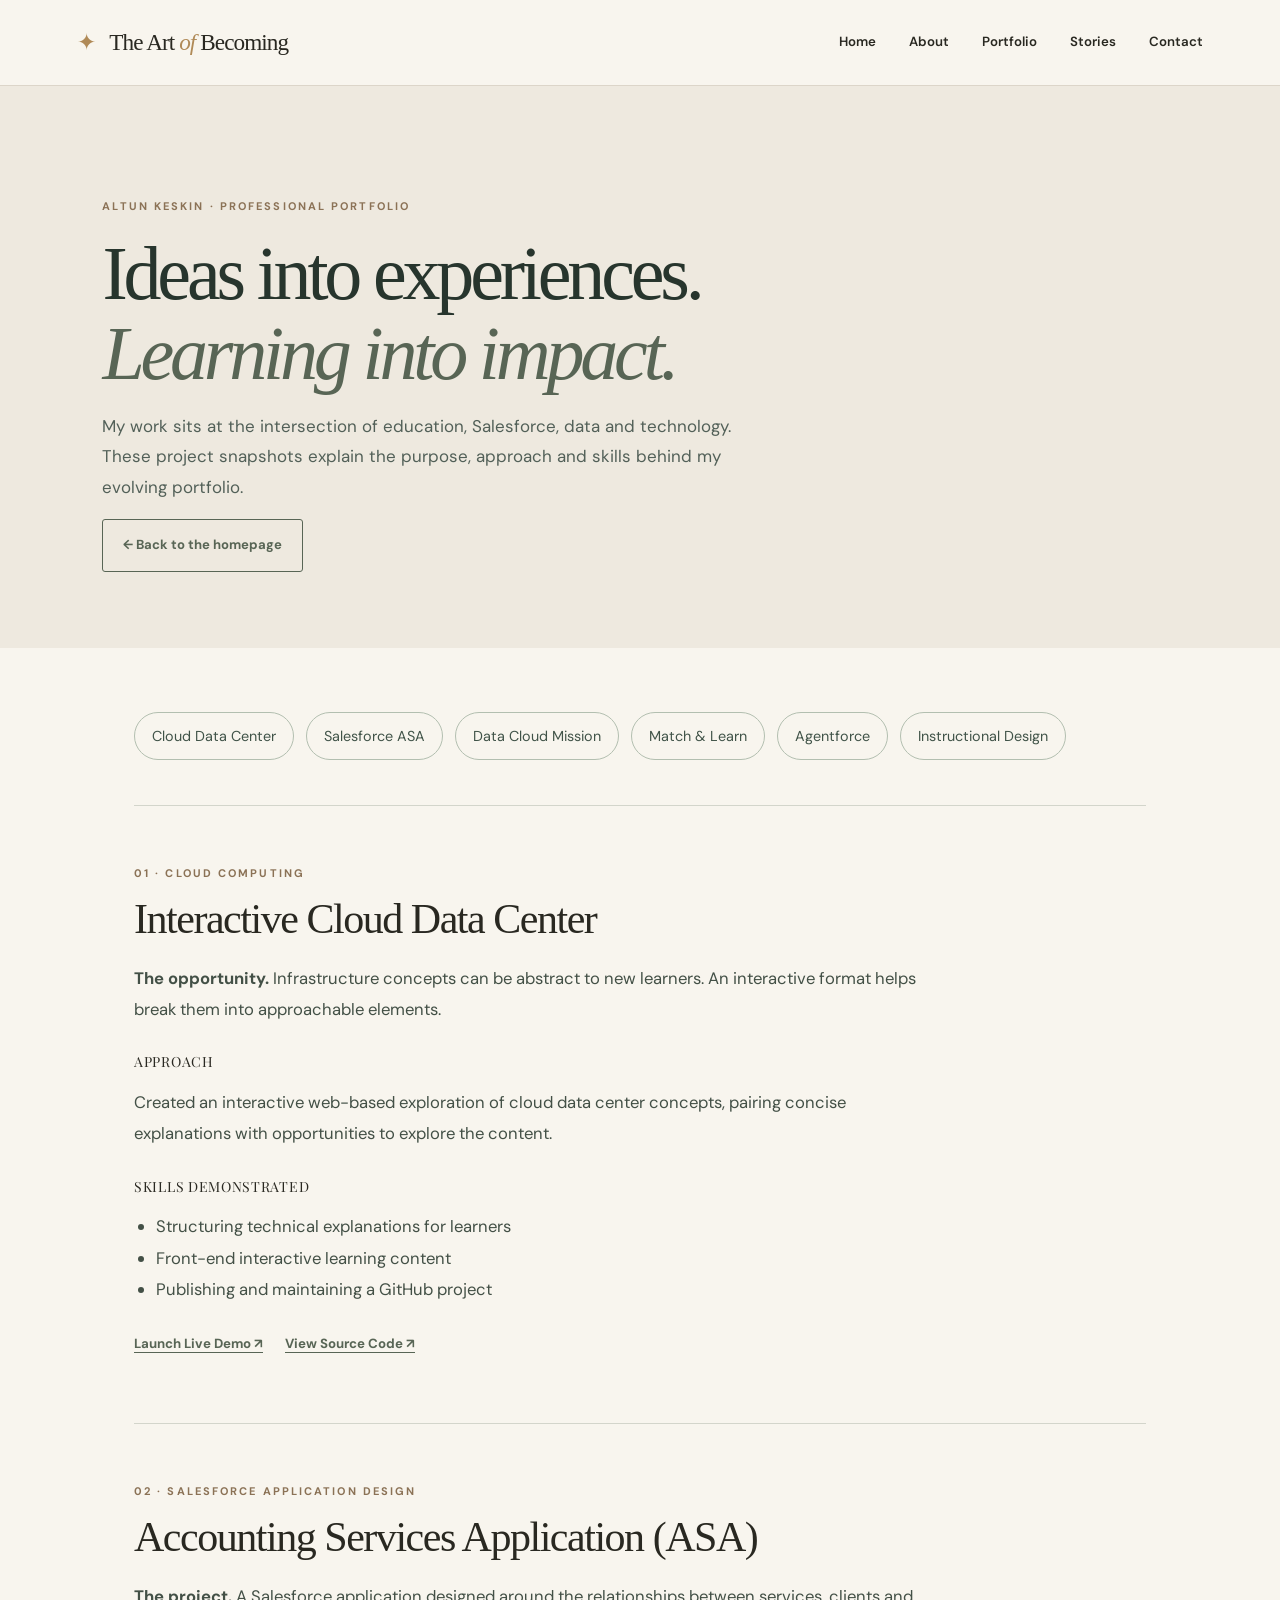
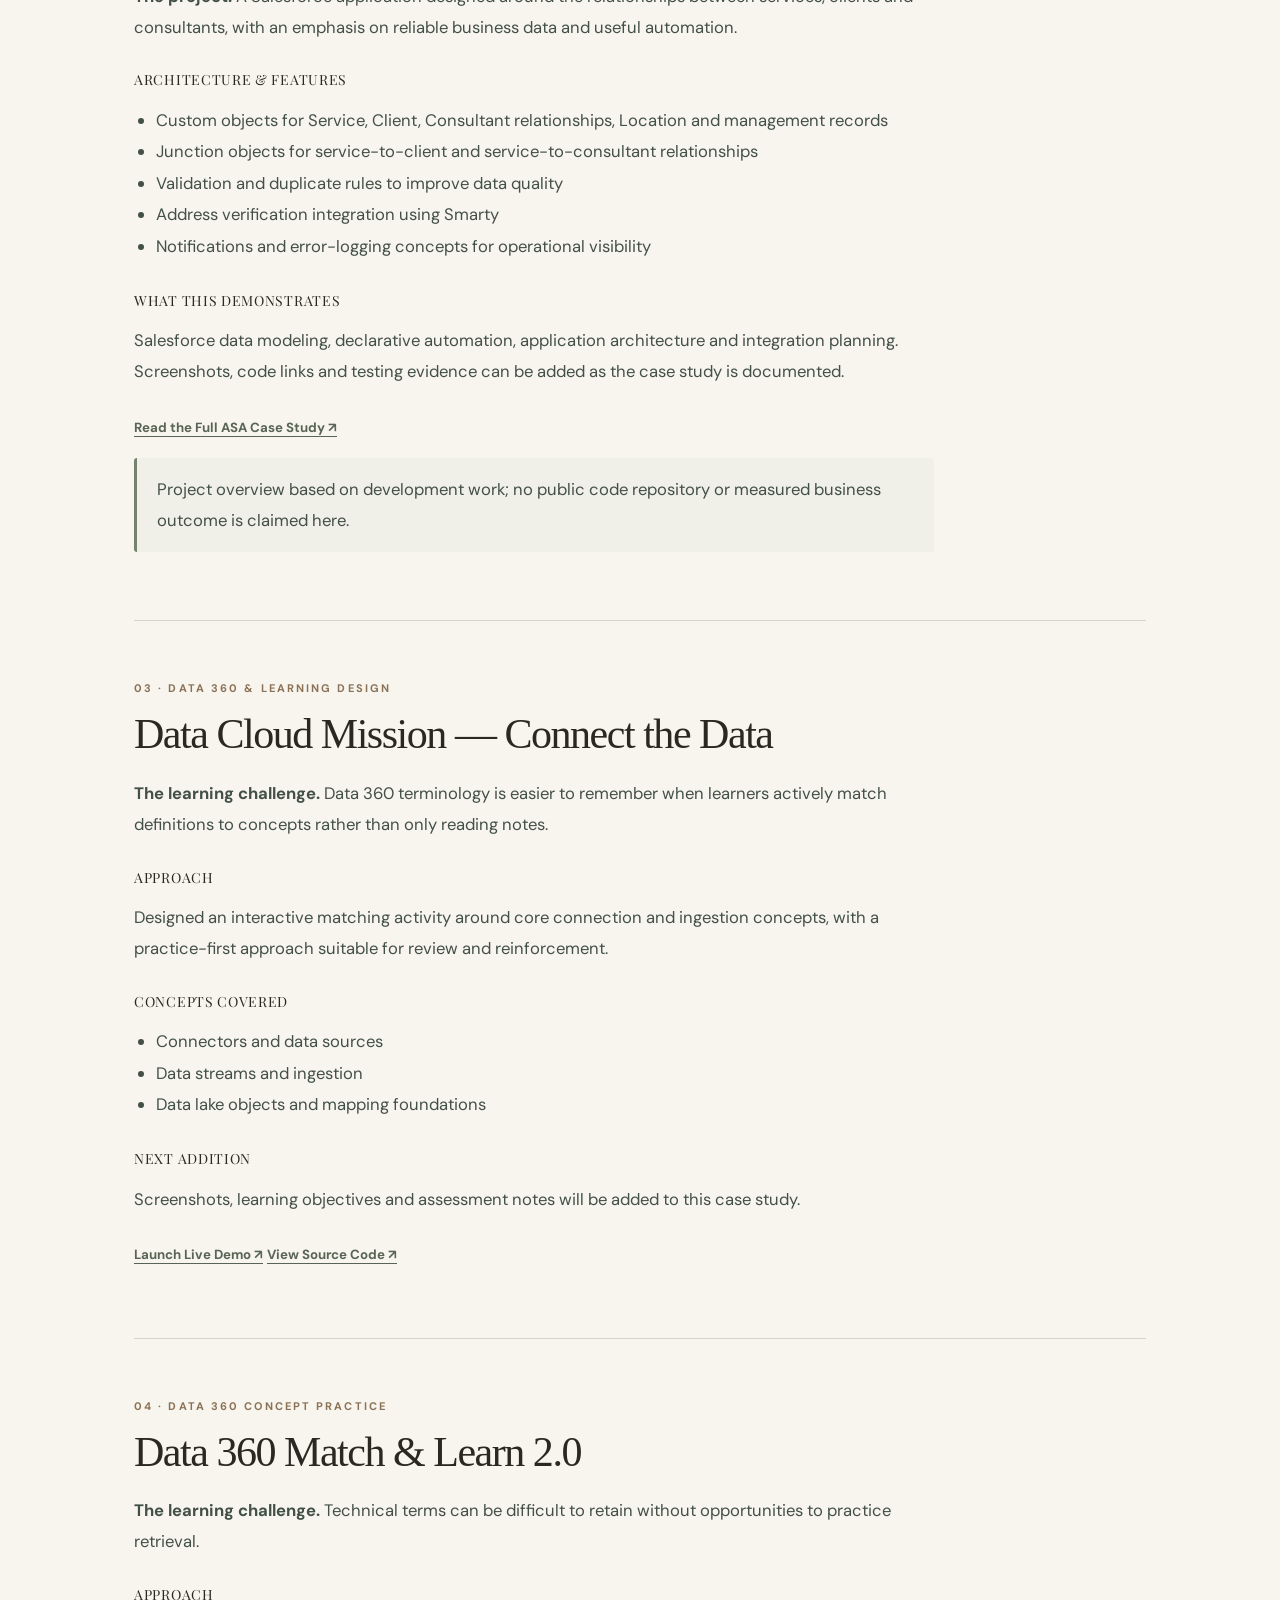
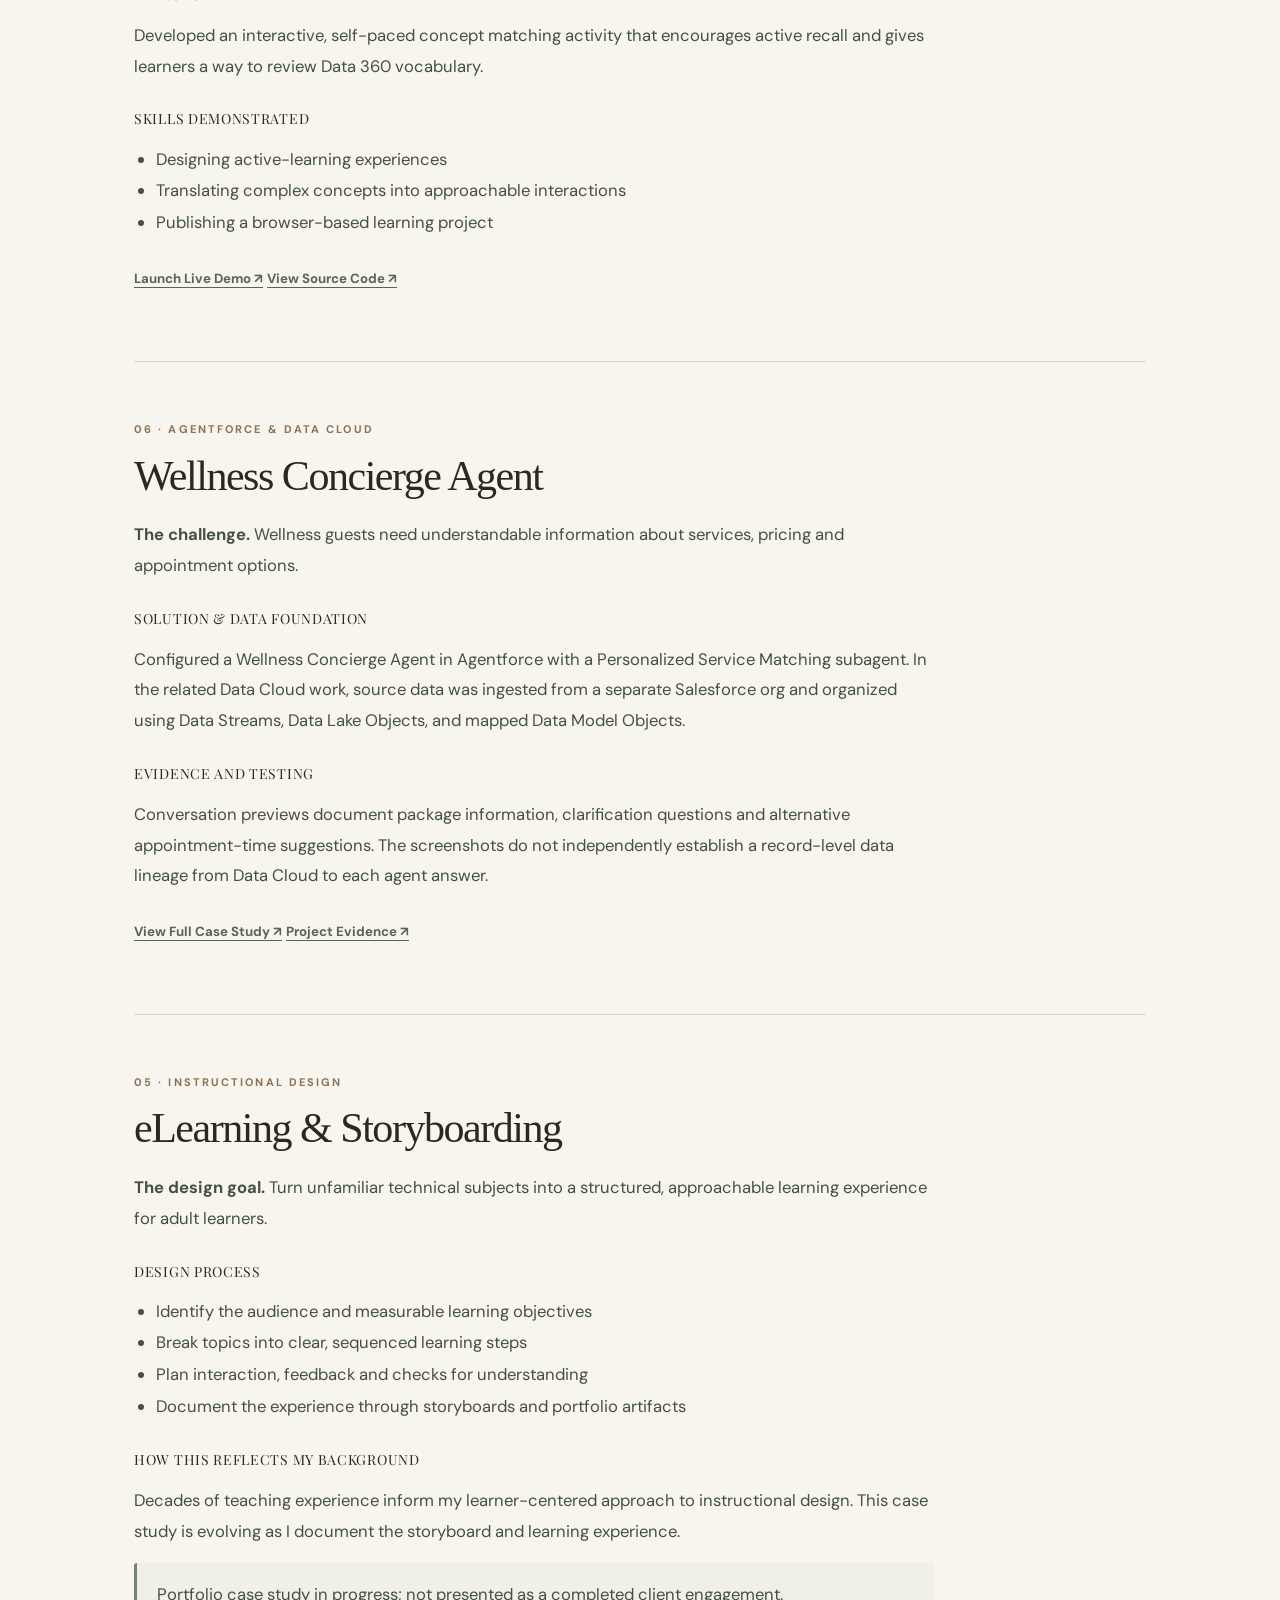
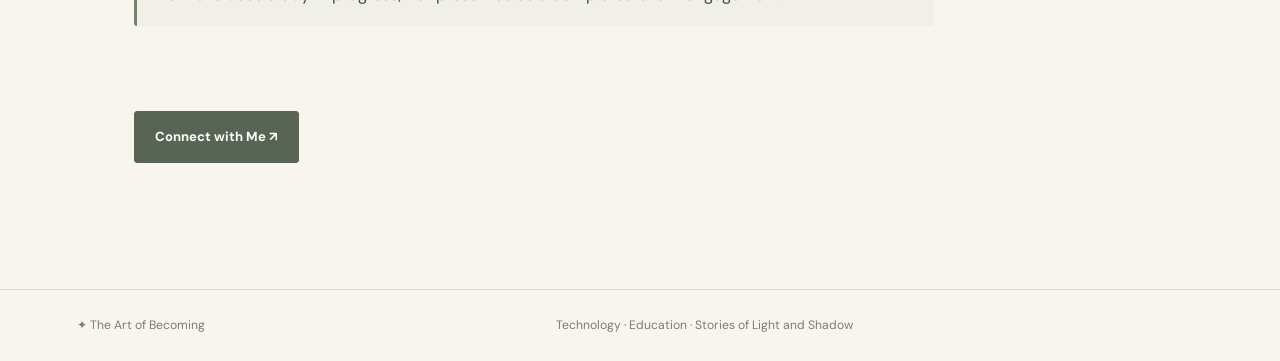
<file: portfolio.html>
<!doctype html>
<html lang="en"><head><meta charset="utf-8"><meta name="viewport" content="width=device-width,initial-scale=1">
<meta name="description" content="Selected Salesforce, cloud, data and instructional design projects by Altun Keskin.">
<title>Portfolio | The Art of Becoming</title><link rel="stylesheet" href="style.css?v=9"></head>
<body><header class="topbar"><a class="logo" href="index.html#home"><span class="spark">✦</span> The Art <em>of</em> Becoming</a><button class="menu-toggle" aria-label="Toggle menu" aria-expanded="false">☰</button><nav class="nav" aria-label="Main navigation"><a href="index.html#home">Home</a><a href="index.html#about">About</a><a href="portfolio.html" aria-current="page">Portfolio</a><a href="index.html#stories">Stories</a><a href="index.html#contact">Contact</a></nav></header>
<main><section class="case-hero"><span class="eyebrow">ALTUN KESKIN · PROFESSIONAL PORTFOLIO</span><h1>Ideas into experiences.<br><i>Learning into impact.</i></h1><p>My work sits at the intersection of education, Salesforce, data and technology. These project snapshots explain the purpose, approach and skills behind my evolving portfolio.</p><a href="index.html#work" class="btn secondary">← Back to the homepage</a></section>
<div class="case-wrap"><nav class="case-nav" aria-label="Jump to project">
<a href="#cloud-center">Cloud Data Center</a><a href="#accounting-services">Salesforce ASA</a><a href="#data-360">Data Cloud Mission</a><a href="#data360-match">Match & Learn</a><a href="#wellness-agent">Agentforce</a><a href="#instructional-design">Instructional Design</a></nav>
<article class="case-study" id="cloud-center"><span class="eyebrow">01 · CLOUD COMPUTING</span><h2>Interactive Cloud Data Center</h2><p><strong>The opportunity.</strong> Infrastructure concepts can be abstract to new learners. An interactive format helps break them into approachable elements.</p><h3>Approach</h3><p>Created an interactive web-based exploration of cloud data center concepts, pairing concise explanations with opportunities to explore the content.</p><h3>Skills demonstrated</h3><ul><li>Structuring technical explanations for learners</li><li>Front-end interactive learning content</li><li>Publishing and maintaining a GitHub project</li></ul><p><span class="demo-links"><a class="project-link" href="https://orlando-houston.github.io/cloud-data-center-interactive/" target="_blank" rel="noopener noreferrer">Launch Live Demo ↗</a><a class="project-link" href="https://github.com/Orlando-Houston/cloud-data-center-interactive" target="_blank" rel="noopener noreferrer">View Source Code ↗</a></span></p></article>
<article class="case-study" id="accounting-services"><span class="eyebrow">02 · SALESFORCE APPLICATION DESIGN</span><h2>Accounting Services Application (ASA)</h2><p><strong>The project.</strong> A Salesforce application designed around the relationships between services, clients and consultants, with an emphasis on reliable business data and useful automation.</p><h3>Architecture & features</h3><ul><li>Custom objects for Service, Client, Consultant relationships, Location and management records</li><li>Junction objects for service-to-client and service-to-consultant relationships</li><li>Validation and duplicate rules to improve data quality</li><li>Address verification integration using Smarty</li><li>Notifications and error-logging concepts for operational visibility</li></ul><h3>What this demonstrates</h3><p>Salesforce data modeling, declarative automation, application architecture and integration planning. Screenshots, code links and testing evidence can be added as the case study is documented.</p><p><a class="project-link" href="asa-case-study.html">Read the Full ASA Case Study ↗</a></p><p class="case-note">Project overview based on development work; no public code repository or measured business outcome is claimed here.</p></article>
<article class="case-study" id="data-360"><span class="eyebrow">03 · DATA 360 & LEARNING DESIGN</span><h2>Data Cloud Mission — Connect the Data</h2><p><strong>The learning challenge.</strong> Data 360 terminology is easier to remember when learners actively match definitions to concepts rather than only reading notes.</p><h3>Approach</h3><p>Designed an interactive matching activity around core connection and ingestion concepts, with a practice-first approach suitable for review and reinforcement.</p><h3>Concepts covered</h3><ul><li>Connectors and data sources</li><li>Data streams and ingestion</li><li>Data lake objects and mapping foundations</li></ul><h3>Next addition</h3><p>Screenshots, learning objectives and assessment notes will be added to this case study.</p><p><a class="project-link" target="_blank" rel="noopener noreferrer" href="https://orlando-houston.github.io/data-cloud-mission/">Launch Live Demo ↗</a> <a class="project-link" target="_blank" rel="noopener noreferrer" href="https://github.com/Orlando-Houston/data-cloud-mission">View Source Code ↗</a></p></article>
<article class="case-study" id="data360-match"><span class="eyebrow">04 · DATA 360 CONCEPT PRACTICE</span><h2>Data 360 Match &amp; Learn 2.0</h2><p><strong>The learning challenge.</strong> Technical terms can be difficult to retain without opportunities to practice retrieval.</p><h3>Approach</h3><p>Developed an interactive, self-paced concept matching activity that encourages active recall and gives learners a way to review Data 360 vocabulary.</p><h3>Skills demonstrated</h3><ul><li>Designing active-learning experiences</li><li>Translating complex concepts into approachable interactions</li><li>Publishing a browser-based learning project</li></ul><p><a class="project-link" target="_blank" rel="noopener noreferrer" href="https://orlando-houston.github.io/data360-learning-lab/">Launch Live Demo ↗</a> <a class="project-link" target="_blank" rel="noopener noreferrer" href="https://github.com/Orlando-Houston/data360-learning-lab">View Source Code ↗</a></p></article>
<article class="case-study" id="wellness-agent"><span class="eyebrow">06 · AGENTFORCE &amp; DATA CLOUD</span><h2>Wellness Concierge Agent</h2><p><strong>The challenge.</strong> Wellness guests need understandable information about services, pricing and appointment options.</p><h3>Solution &amp; data foundation</h3><p>Configured a Wellness Concierge Agent in Agentforce with a Personalized Service Matching subagent. In the related Data Cloud work, source data was ingested from a separate Salesforce org and organized using Data Streams, Data Lake Objects, and mapped Data Model Objects.</p><h3>Evidence and testing</h3><p>Conversation previews document package information, clarification questions and alternative appointment-time suggestions. The screenshots do not independently establish a record-level data lineage from Data Cloud to each agent answer.</p><p><a class="project-link" href="agentforce-case-study.html">View Full Case Study ↗</a> <a class="project-link" href="agentforce-case-study.html#evidence">Project Evidence ↗</a></p></article>
<article class="case-study" id="instructional-design"><span class="eyebrow">05 · INSTRUCTIONAL DESIGN</span><h2>eLearning & Storyboarding</h2><p><strong>The design goal.</strong> Turn unfamiliar technical subjects into a structured, approachable learning experience for adult learners.</p><h3>Design process</h3><ul><li>Identify the audience and measurable learning objectives</li><li>Break topics into clear, sequenced learning steps</li><li>Plan interaction, feedback and checks for understanding</li><li>Document the experience through storyboards and portfolio artifacts</li></ul><h3>How this reflects my background</h3><p>Decades of teaching experience inform my learner-centered approach to instructional design. This case study is evolving as I document the storyboard and learning experience.</p><p class="case-note">Portfolio case study in progress; not presented as a completed client engagement.</p></article>
<p><a href="index.html#contact" class="btn primary">Connect with Me ↗</a></p></div></main>
<footer><span>✦ The Art of Becoming</span><span>Technology · Education · Stories of Light and Shadow</span><span id="year"></span></footer><script src="script.js?v=5"></script></body></html>
</file>
<file: style.css>
@import url('https://fonts.googleapis.com/css2?family=DM+Sans:wght@400;500;600;700&family=Playfair+Display:ital,wght@0,400;0,500;0,600;1,400;1,500&display=swap');
:root{--ink:#292821;--muted:#706c63;--cream:#f8f5ee;--sand:#efe8dc;--white:#fffdf8;--olive:#586555;--line:#dcd5c9;--gold:#b08a57}*{box-sizing:border-box}html{scroll-behavior:smooth}body{margin:0;background:var(--cream);color:var(--ink);font-family:'DM Sans',sans-serif;font-size:16px;line-height:1.7}h1,h2,h3,.intro-quote{font-family:'Playfair Display',Georgia,serif;font-weight:400;line-height:1.16}h1{font-size:clamp(3.8rem,7vw,7.3rem);letter-spacing:-.055em;margin:24px 0}h2{font-size:clamp(2.5rem,4.2vw,4.6rem);letter-spacing:-.035em;margin:17px 0 25px}h3{font-size:1.7rem;margin:14px 0}h1 i,h2 i{color:var(--olive);font-weight:400}p{color:#615e55}a{color:inherit;text-decoration:none}.topbar{height:86px;display:flex;align-items:center;justify-content:space-between;padding:0 clamp(24px,6vw,100px);border-bottom:1px solid var(--line);background:var(--cream);position:sticky;top:0;z-index:5}.logo{font-family:Georgia,serif;font-size:1.45rem;white-space:nowrap;letter-spacing:-.04em}.logo em{font-weight:400;color:var(--gold)}.spark{color:var(--gold);margin-right:10px}.nav{display:flex;gap:33px;align-items:center}.nav a{font-size:.83rem;font-weight:600}.nav a:hover{color:var(--olive)}.menu-toggle{display:none;border:0;background:transparent;font-size:23px}.hero{min-height:630px;display:grid;grid-template-columns:1.12fr .88fr;overflow:hidden}.hero-content{padding:clamp(55px,7vw,106px) 4vw 70px clamp(25px,9vw,150px);max-width:820px}.eyebrow{font-size:.69rem;font-weight:700;letter-spacing:.19em;color:#8b7256}.hero .lead{font-family:'Playfair Display',serif;font-size:1.55rem;line-height:1.45;color:var(--ink);max-width:540px}.hero-content>p:not(.lead){max-width:520px}.actions{display:flex;gap:12px;flex-wrap:wrap;margin-top:32px}.btn{display:inline-flex;align-items:center;justify-content:space-between;gap:18px;padding:14px 20px;font-size:.82rem;font-weight:700;border:1px solid var(--olive);border-radius:3px;transition:.2s}.btn:hover{transform:translateY(-2px)}.btn.primary{background:var(--olive);color:white}.btn.secondary{color:var(--olive)}.hero-art{position:relative;isolation:isolate;background:linear-gradient(145deg,#d3c5ac 0%,#d8ceb9 48%,#8c9482 100%);min-height:500px;overflow:hidden}.sun{position:absolute;width:245px;height:245px;border-radius:50%;background:#f6e8bd;top:14%;left:27%;box-shadow:0 0 100px #f1dfb5aa}.landscape{position:absolute;width:140%;height:62%;left:-20%;border-radius:50% 50% 0 0}.l1{background:#9fa58f;bottom:-29%;transform:rotate(-18deg)}.l2{background:#6c796b;bottom:-37%;left:20%;transform:rotate(22deg)}.l3{background:#424f48;bottom:-53%;left:-45%;transform:rotate(10deg)}.art-caption{position:absolute;bottom:35px;right:45px;text-align:right;font-family:Georgia,serif;font-style:italic;color:#fff8ea;font-size:1.05rem;z-index:2}.intro-quote{text-align:center;padding:65px 20px;border-bottom:1px solid var(--line);background:var(--white)}.intro-quote p{font-size:clamp(1.7rem,3vw,2.6rem);font-style:italic;color:var(--ink);margin:0 0 16px}.intro-quote span{font:700 .67rem 'DM Sans',sans-serif;letter-spacing:.18em;color:#a08c70}.section{padding:110px clamp(25px,9vw,150px);scroll-margin-top:80px}.two-col{display:grid;grid-template-columns:1fr 1fr;gap:12%}.two-col>div:last-child{padding-top:35px;font-size:1.06rem}.note,.writing-note{font-style:italic;font-size:.86rem;color:#8a867d}.work-section{background:#eae7df}.section-heading{display:flex;justify-content:space-between;align-items:end;gap:25px;margin-bottom:42px}.section-heading>p{max-width:280px}.cards{display:grid;grid-template-columns:repeat(3,1fr);gap:18px}.work-card{background:var(--white);padding:35px;min-height:330px;border:1px solid #dedbd2}.work-icon{display:grid;place-items:center;height:68px;width:68px;background:#e6e9de;color:#65715d;font-size:32px;border-radius:50%;margin-bottom:28px}.tag{font-size:.66rem;letter-spacing:.17em;color:#997b52;font-weight:700}.work-card p{font-size:.9rem}.placeholder{font-size:.78rem;color:var(--olive);font-weight:700}.stories-section{background:var(--cream)}.story-filters{display:flex;flex-wrap:wrap;gap:9px;margin-bottom:30px}.filter{background:transparent;border:1px solid #d6d0c5;border-radius:25px;padding:9px 17px;color:var(--ink);cursor:pointer;font:600 .78rem 'DM Sans',sans-serif}.filter.active,.filter:hover{background:var(--olive);color:#fff}.story-grid{display:grid;grid-template-columns:repeat(3,1fr);gap:20px}.story-card{background:var(--white);border:1px solid var(--line);cursor:pointer;text-align:left;padding:0 0 24px;display:flex;flex-direction:column;transition:.2s;color:inherit;font:inherit}.story-card:hover{transform:translateY(-4px);box-shadow:0 10px 24px #00000010}.story-visual{height:215px;background:linear-gradient(135deg,#c4b6a0,#788877);position:relative;overflow:hidden}.story-visual:after{content:'✦';position:absolute;font-family:Georgia,serif;font-size:130px;color:#ffffff35;top:-35px;right:30px}.story-card:nth-child(2) .story-visual{background:linear-gradient(135deg,#4d5c58,#c6baaa)}.story-card:nth-child(3) .story-visual{background:linear-gradient(135deg,#a98767,#efdbb5)}.story-card .tag{margin:23px 24px 0}.story-card h3{margin:10px 24px;font-size:1.7rem}.story-card p{margin:0 24px 24px;font-size:.9rem;flex:1}.read-link{margin:0 24px;font-size:.81rem;font-weight:700;color:var(--olive)}.writing-note{margin-top:25px}.manifesto{padding:100px 20px;text-align:center;background:#536251;color:#fff}.manifesto .eyebrow{color:#dccaa4}.manifesto h2{font-size:clamp(2.6rem,5vw,5rem)}.manifesto h2 i{color:#e5d7b8}.manifesto p{color:#e3e9df;max-width:560px;margin:20px auto}.contact-section{text-align:center}.contact-section p{max-width:520px;margin:0 auto 30px}footer{padding:25px clamp(25px,6vw,100px);border-top:1px solid var(--line);display:flex;justify-content:space-between;flex-wrap:wrap;gap:15px;color:#807b70;font-size:.76rem}dialog{border:0;box-shadow:0 30px 80px #0005;border-radius:5px;background:var(--white);color:var(--ink);max-width:650px;width:calc(100% - 32px);max-height:84vh;padding:48px;line-height:1.9}dialog::backdrop{background:#1c2928a8}.close-dialog{position:absolute;top:15px;right:20px;background:transparent;border:0;font-size:30px;cursor:pointer}.dialog-body h2{font-size:2.8rem}.dialog-body p{white-space:pre-line}@media(max-width:850px){.hero{grid-template-columns:1fr}.hero-content{padding:75px 30px}.hero-art{min-height:300px}.two-col{grid-template-columns:1fr;gap:0}.cards,.story-grid{grid-template-columns:1fr 1fr}.nav{display:none;position:absolute;left:0;right:0;top:86px;background:var(--cream);padding:20px 30px;flex-direction:column;border-bottom:1px solid var(--line)}.nav.open{display:flex}.menu-toggle{display:block}.section{padding:70px 30px}}@media(max-width:560px){.cards,.story-grid{grid-template-columns:1fr}.section-heading{display:block}.hero h1{font-size:3.7rem}footer{flex-direction:column}dialog{padding:35px 24px}.logo{font-size:1.22rem}}

/* Portfolio version 3 */
.project-link{display:inline-block;margin-top:12px;font-size:.83rem;font-weight:700;color:var(--olive);text-decoration:underline;text-underline-offset:4px}.project-link:hover{color:#293b2a}.portfolio-footer{display:flex;align-items:center;justify-content:space-between;gap:20px;flex-wrap:wrap;margin-top:30px}.portfolio-footer p{font-size:.85rem;margin:0}.featured-work{border-color:#aab5a2}.work-card{display:flex;flex-direction:column}.work-card .placeholder,.work-card .project-link{margin-top:auto;padding-top:18px}a:focus-visible,button:focus-visible{outline:3px solid #b08a57;outline-offset:4px}@media(max-width:560px){.portfolio-footer{align-items:flex-start;flex-direction:column}.contact-section .btn{margin:5px}}

/* Portfolio v4 refinements */
.portfolio-focus{display:flex;flex-wrap:wrap;gap:9px;margin:0 0 30px}
.portfolio-focus span{font-size:10px;letter-spacing:.12em;border:1px solid #bec5b6;color:#405345;border-radius:99px;padding:8px 12px;font-weight:700}
.work-section .cards{display:grid;grid-template-columns:repeat(2,minmax(0,1fr));gap:19px}
.work-section .work-card{min-width:0}
.tool-line{font-size:12px!important;color:#687568!important;margin-top:14px}
.portfolio-footer{display:flex;align-items:center;gap:12px;flex-wrap:wrap}
.portfolio-footer p{width:100%}
.case-hero{background:#eee9df;padding:90px min(8vw,110px) 65px}
.case-hero h1{font-family:Georgia,serif;font-weight:400;font-size:clamp(40px,6vw,76px);line-height:1.05;margin:16px 0;color:#27352d}
.case-hero p{max-width:670px;line-height:1.8;color:#526058}
.case-wrap{max-width:1050px;margin:auto;padding:50px 24px 90px}
.case-nav{display:flex;flex-wrap:wrap;gap:9px;margin-bottom:40px}
.case-nav a{border:1px solid #b3bfb0;border-radius:99px;padding:9px 14px;color:#405348;text-decoration:none;font-size:13px}
.case-study{border-top:1px solid #d3d5cb;padding:45px 0 35px;scroll-margin-top:85px}
.case-study h2{font-family:Georgia,serif;font-weight:400;font-size:clamp(28px,4vw,42px);margin:10px 0 18px}
.case-study h3{font-size:14px;letter-spacing:.05em;text-transform:uppercase;margin:30px 0 8px}
.case-study p{max-width:800px;line-height:1.85;color:#435046}
.case-study ul{line-height:1.9;color:#435046;padding-left:22px}
.case-note{background:#f0efe8;padding:16px 20px;border-left:3px solid #73836e;border-radius:3px;font-size:13px}
@media(max-width:700px){.work-section .cards{grid-template-columns:1fr}.case-hero{padding:70px 25px 45px}}

/* v5 accessibility, spacing and layout */
html{scroll-padding-top:90px}
.portfolio-focus{gap:12px 14px;margin:16px 0 35px}
.portfolio-focus span{display:inline-flex;align-items:center;line-height:1.4;white-space:normal;font-size:.72rem;letter-spacing:.07em;padding:9px 13px;background:#f4f1e9}
.work-section .work-card{padding:36px}
.work-section .work-card h3{line-height:1.25}
.work-section .work-card p{font-size:1rem;line-height:1.65}
.work-section .tool-line{font-size:.88rem!important}
.work-section .tag{line-height:1.6}
.case-hero{padding:105px clamp(28px,8vw,140px) 76px!important}
.case-hero h1{max-width:1030px}
.case-hero p{font-size:1.06rem}
.case-wrap{max-width:1140px;margin:0 auto;padding:64px clamp(28px,5vw,75px) 110px}
.case-nav{gap:12px;margin:0 0 45px}
.case-nav a{font-size:.9rem;padding:11px 17px}
.case-study{padding:52px 0}
.case-study p,.case-study li{font-size:1.04rem}
.case-study h2{line-height:1.18}
@media(min-width:1000px){.work-section .cards{grid-template-columns:repeat(2,minmax(0,1fr))}}
@media(max-width:700px){.case-hero{padding:70px 25px 45px!important}.case-wrap{padding:35px 23px 70px}}

/* v6 project demo actions */
.demo-links{display:flex;gap:12px 22px;align-items:center;flex-wrap:wrap;margin-top:15px}
.demo-links .project-link{display:inline-block;line-height:1.5}

/* ASA case study v8 */
.asa-hero{background:#eae8de;padding:115px 7vw 85px}.asa-hero-inner{max-width:1120px;margin:auto}.asa-hero h1{font-family:Georgia,serif;font-size:clamp(44px,6.7vw,88px);font-weight:400;letter-spacing:-.035em;line-height:1.1;margin:25px 0;color:#26382c}.asa-hero h1 i{color:#657866;font-weight:400}.asa-hero p{max-width:700px;font-size:16px;line-height:1.85;color:#536353}.asa-hero .asa-lead{font-family:Georgia,serif;font-size:clamp(19px,2.3vw,26px);color:#34483a}.asa-hero .btn{display:inline-flex;margin-top:18px}.asa-overview{display:grid;grid-template-columns:1fr 1fr 1.6fr;gap:25px;padding:31px max(7vw,calc((100vw - 1120px)/2));background:#556653;color:#fff}.asa-overview>div{display:flex;flex-direction:column;gap:8px}.asa-meta-label{font-size:10px;letter-spacing:.18em;color:#dedcc9}.asa-overview strong{font-size:15px;font-weight:500}.asa-toc{display:flex;gap:10px;flex-wrap:wrap;justify-content:center;background:#f6f3ec;padding:27px 7vw;border-bottom:1px solid #ddd9cd}.asa-toc a{text-decoration:none;color:#4c6050;border:1px solid #bdc5b8;padding:9px 13px;border-radius:20px;font-size:12px}.asa-content{max-width:1120px;margin:auto;padding:30px 25px 100px}.asa-section{display:grid;grid-template-columns:230px minmax(0,1fr);gap:65px;padding:65px 0;border-bottom:1px solid #d9d8cd;scroll-margin-top:85px}.asa-index{font-size:11px;letter-spacing:.15em;color:#98784f;font-weight:700;padding-top:12px}.asa-section h2{font-family:Georgia,serif;font-size:clamp(30px,3.8vw,48px);line-height:1.15;font-weight:400;letter-spacing:-.03em;color:#283629;margin:0 0 22px}.asa-section h3{font-size:14px;margin:30px 0 14px;color:#354b39}.asa-section p,.asa-section li{font-size:15px;line-height:1.85;color:#46564a}.asa-subtle{font-style:italic;color:#748076!important;font-size:13px!important}.asa-tiles{display:grid;grid-template-columns:repeat(3,1fr);gap:13px;margin:35px 0}.asa-tiles>div{background:#eeeee6;padding:22px;border:1px solid #dce0d5}.asa-tiles span{font-family:Georgia,serif;color:#859181;font-size:24px;display:block;margin-bottom:13px}.asa-tiles strong{display:block;color:#384e40}.asa-tiles p{font-size:13px}.asa-diagram{background:#eeeee7;border:1px solid #d9dfd4;border-radius:13px;padding:25px;text-align:center;margin:28px 0}.diagram-top span,.diagram-flow>span,.diagram-support span{display:inline-block;background:#fff;border:1px solid #b5c3b4;border-radius:9px;padding:14px 20px;font-weight:700;color:#435a49}.diagram-top:after{content:'';display:block;height:26px;width:2px;background:#91a491;margin:auto}.diagram-columns{display:grid;grid-template-columns:1fr 1fr;gap:15px}.diagram-flow{display:flex;flex-direction:column;align-items:center}.diagram-flow small{font-size:11px;color:#718375;margin:8px}.diagram-line{height:20px;width:2px;background:#91a491;margin:3px}.diagram-support{display:flex;gap:10px;justify-content:center;flex-wrap:wrap;margin:32px 0 5px;border-top:1px dashed #bdc5b8;padding-top:20px}.diagram-support span{font-size:12px;font-weight:500}.asa-diagram>p{font-size:11px;color:#819081;margin:22px 0 0}.asa-feature-grid{display:grid;grid-template-columns:repeat(2,1fr);gap:15px}.asa-feature-grid article{background:#f0eee7;border:1px solid #dcded3;padding:23px}.asa-feature-grid article>span{font-size:10px;letter-spacing:.13em;color:#997a50}.asa-feature-grid h3{font-family:Georgia,serif;text-transform:none;font-size:21px;font-weight:400;margin:10px 0}.asa-feature-grid p{font-size:13px;margin-bottom:0}.asa-challenge{border-left:3px solid #839584;padding:8px 18px;margin:22px 0;background:#f1f0e9}.asa-challenge>strong{color:#39543e}.asa-challenge p{margin:8px 0;font-size:14px}.asa-pills{display:flex;gap:10px;flex-wrap:wrap;margin:28px 0}.asa-pills span{font-size:12px;border:1px solid #b6c5b9;border-radius:20px;padding:10px 14px;color:#36513d}.asa-note{background:#eeeee6;border-left:3px solid #70826e;padding:15px 22px;margin:28px 0}.asa-note p{font-size:13px;margin:5px 0}@media(max-width:760px){.asa-hero{padding:75px 25px 55px}.asa-overview{grid-template-columns:1fr;padding:26px}.asa-section{grid-template-columns:1fr;gap:10px;padding:45px 0}.asa-tiles,.asa-feature-grid{grid-template-columns:1fr}.asa-content{padding:10px 22px 65px}.diagram-top span,.diagram-flow>span{padding:12px 8px;font-size:12px}.diagram-columns{gap:8px}}
</file>
